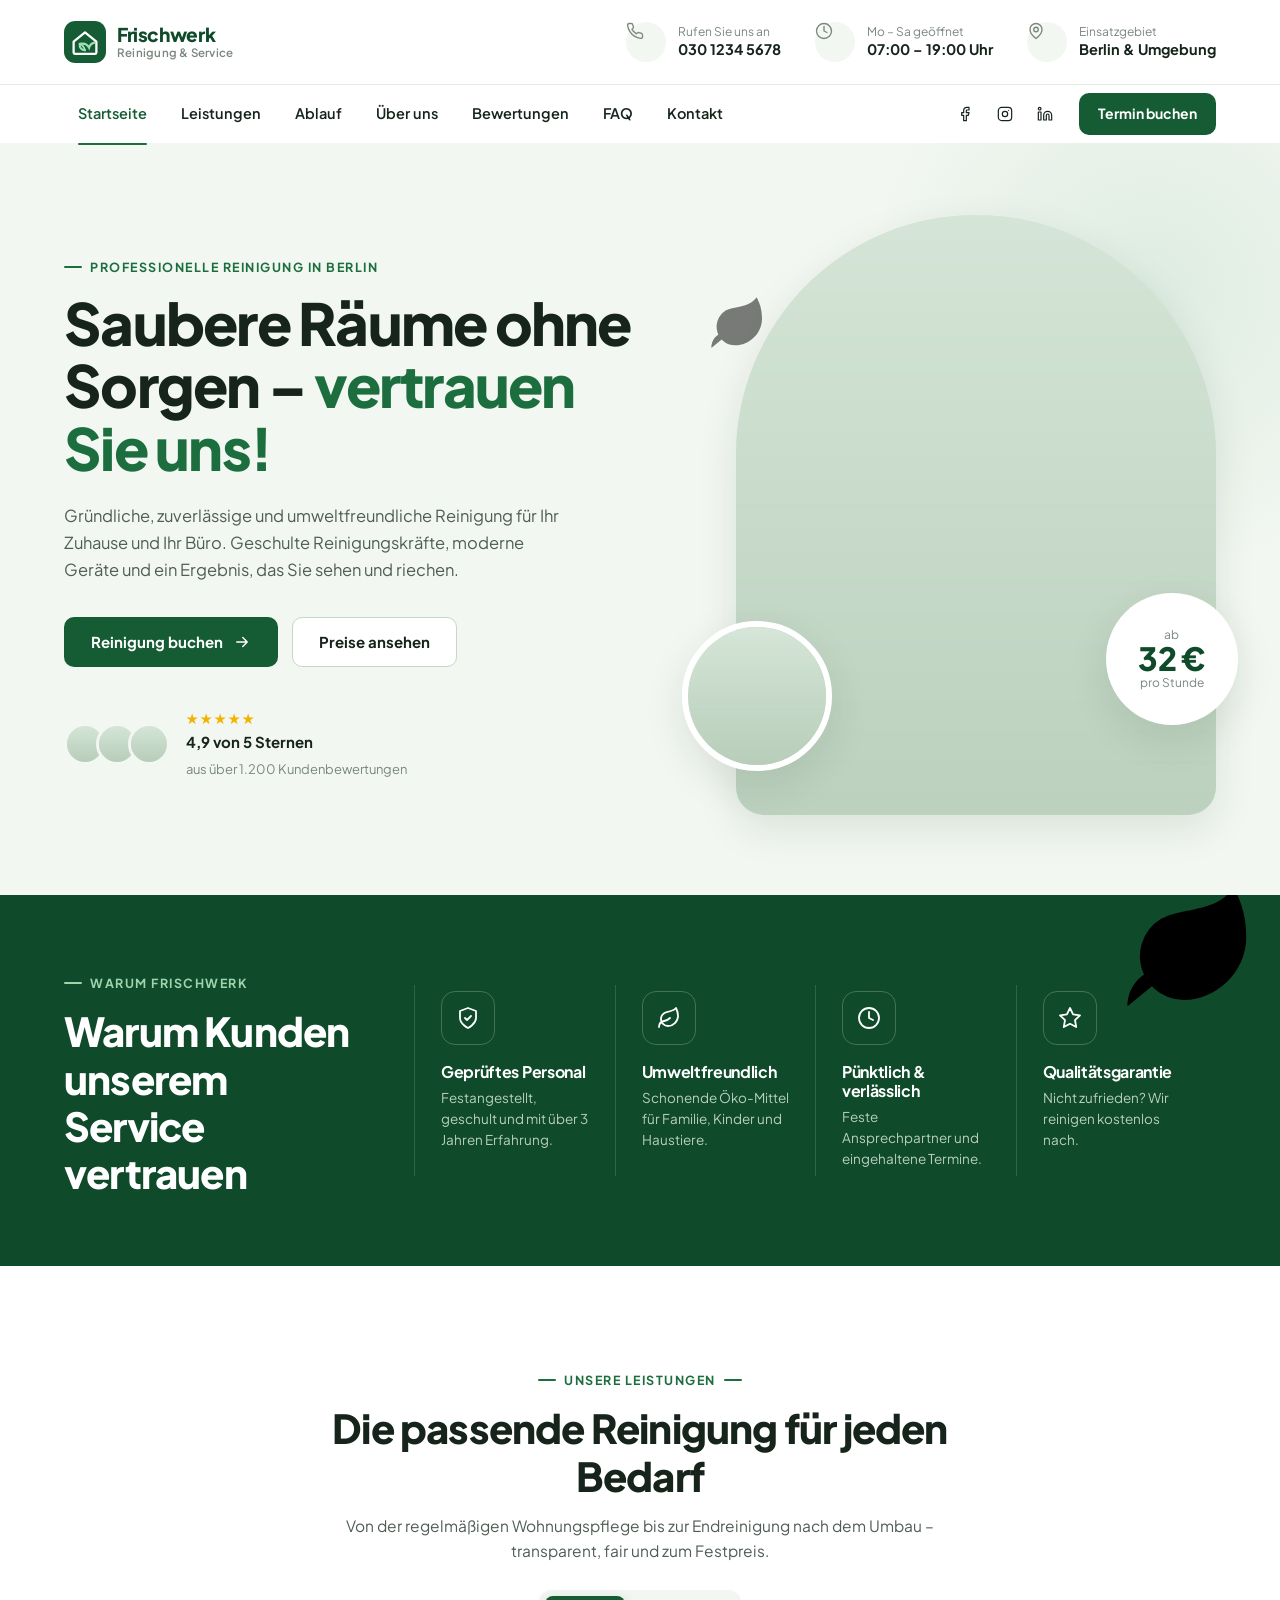
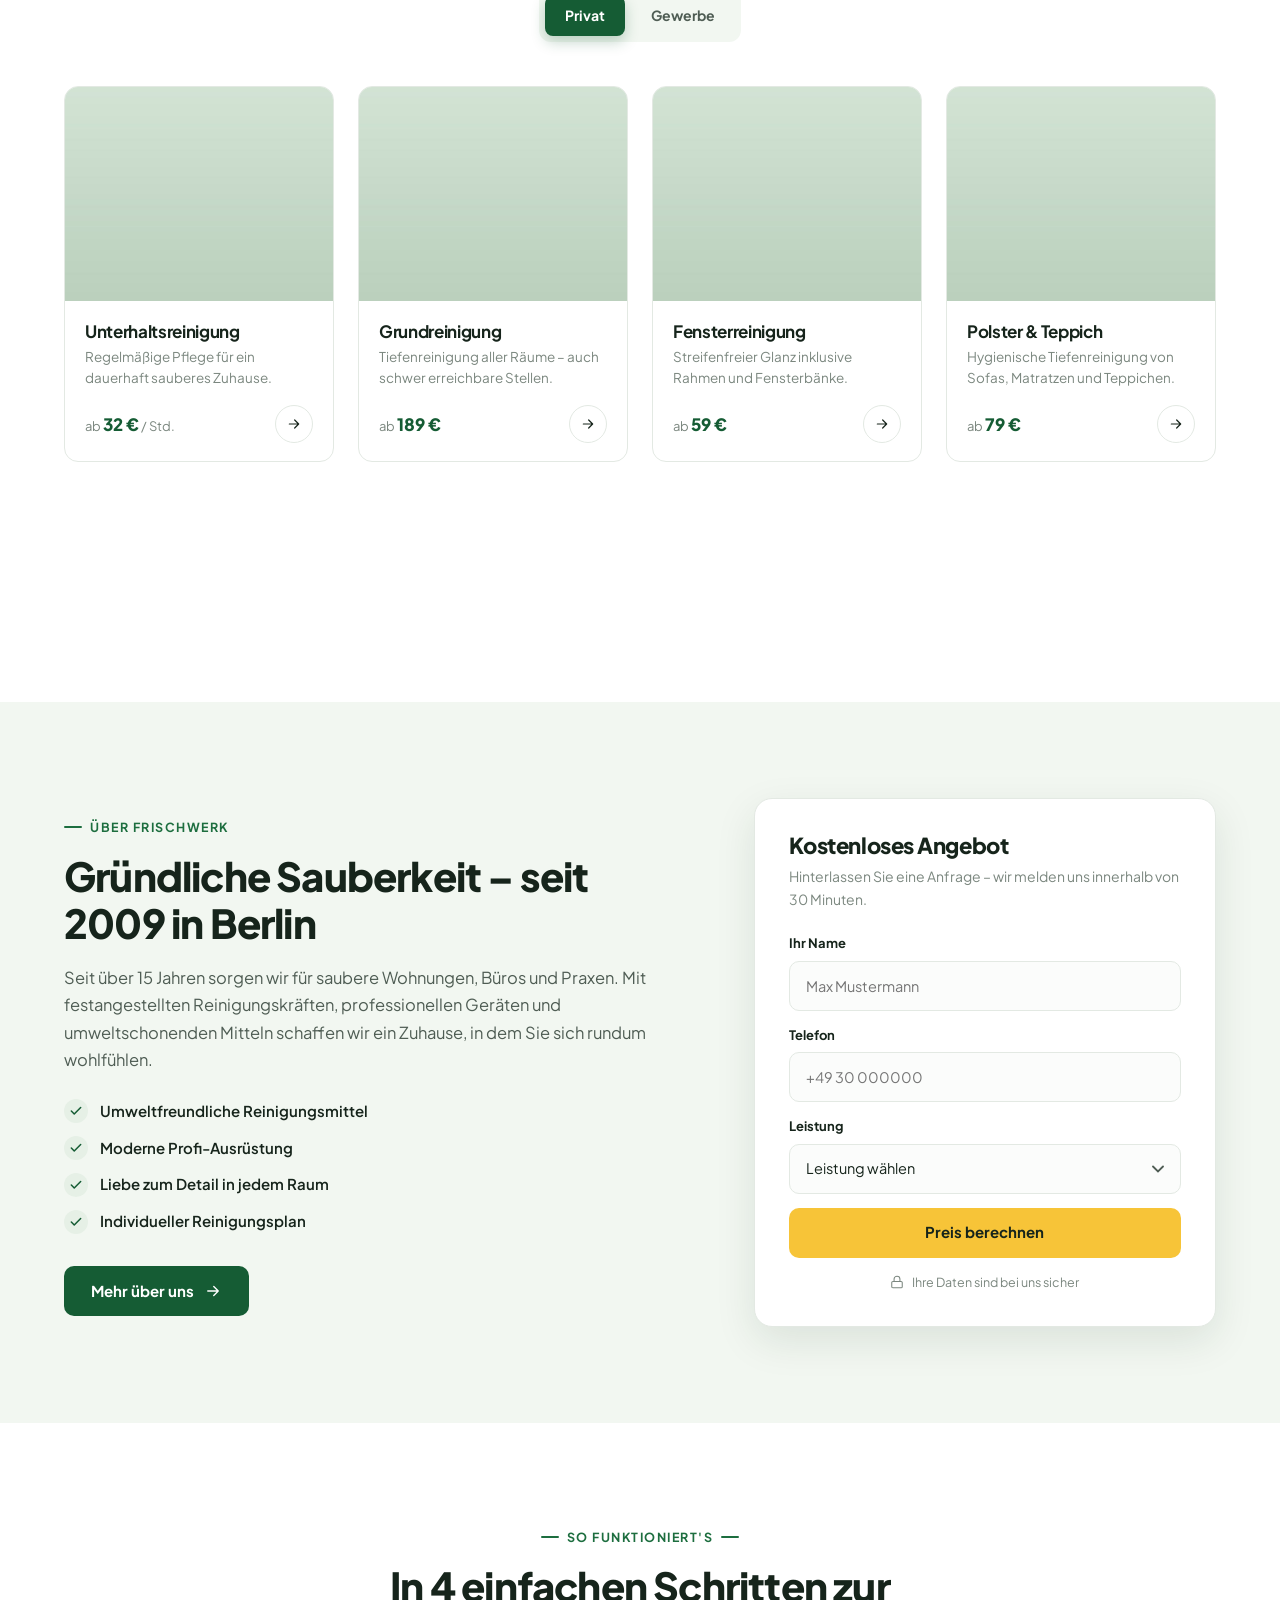
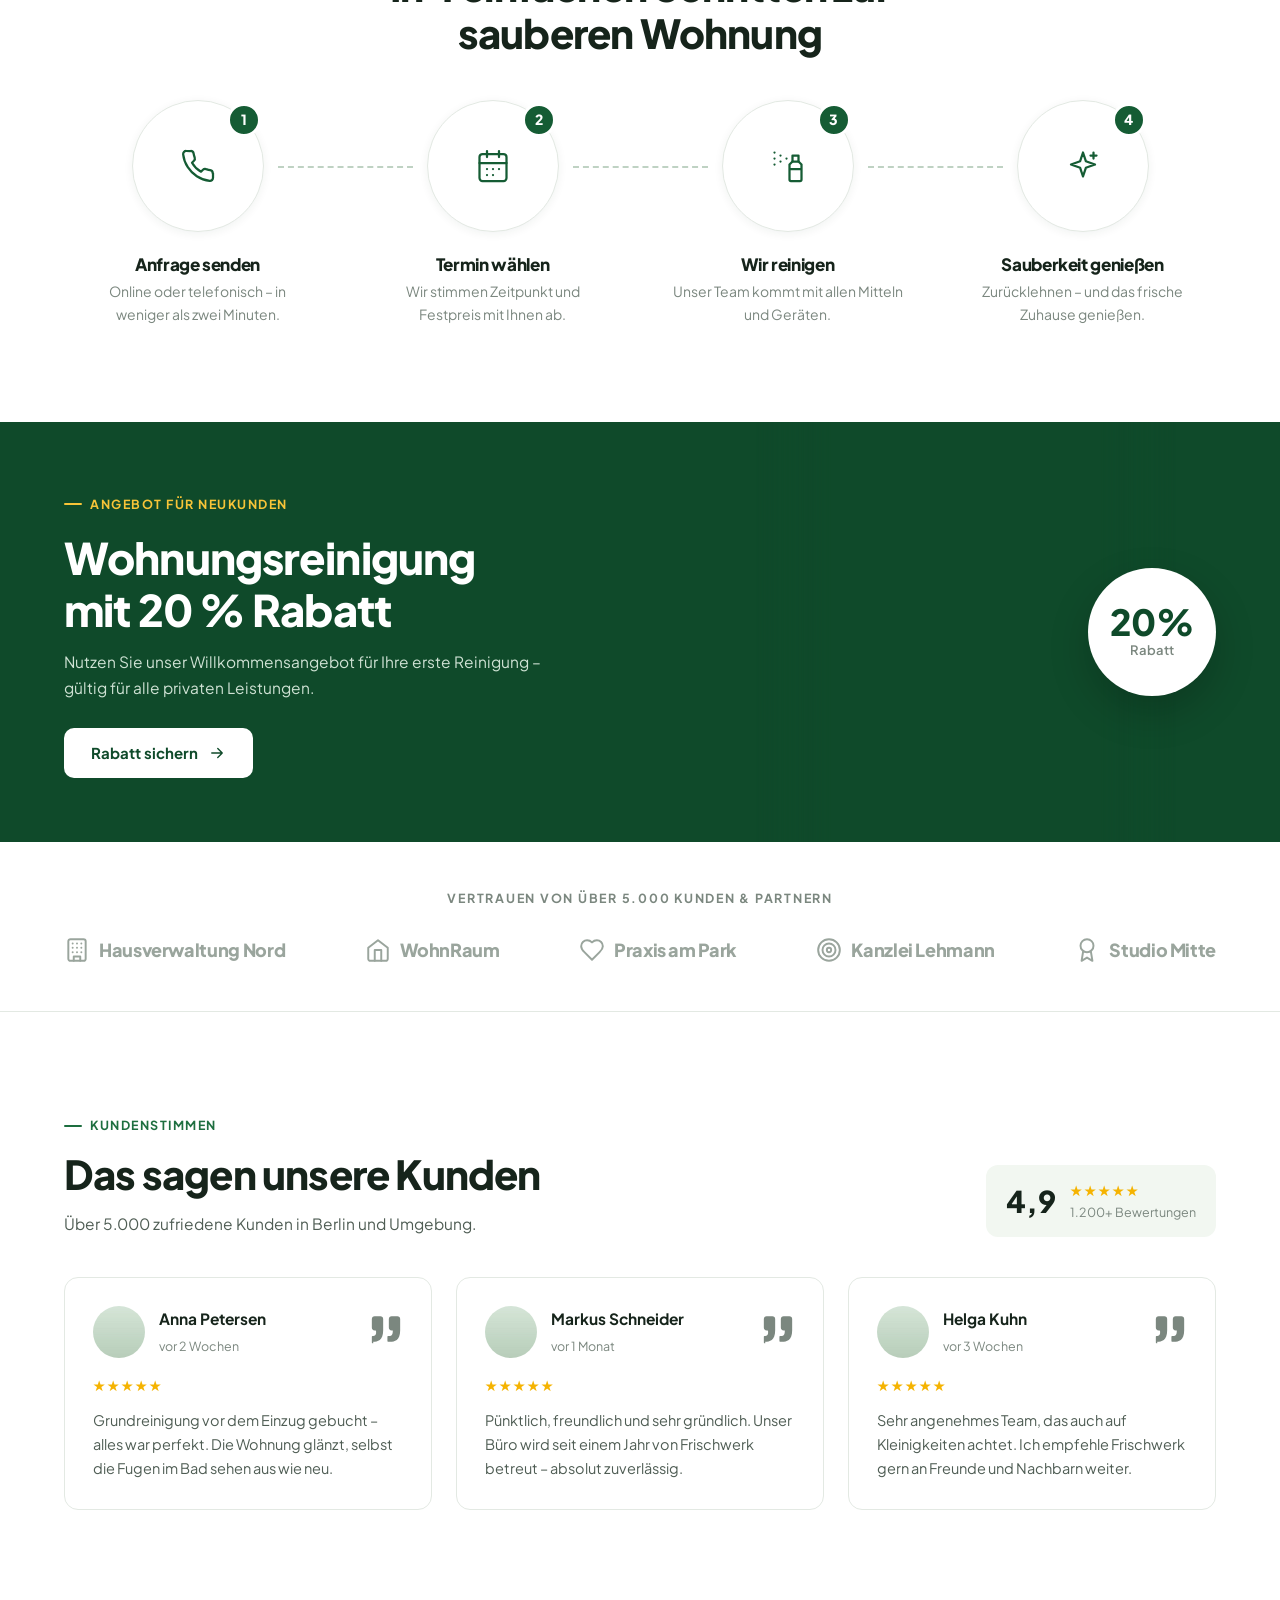
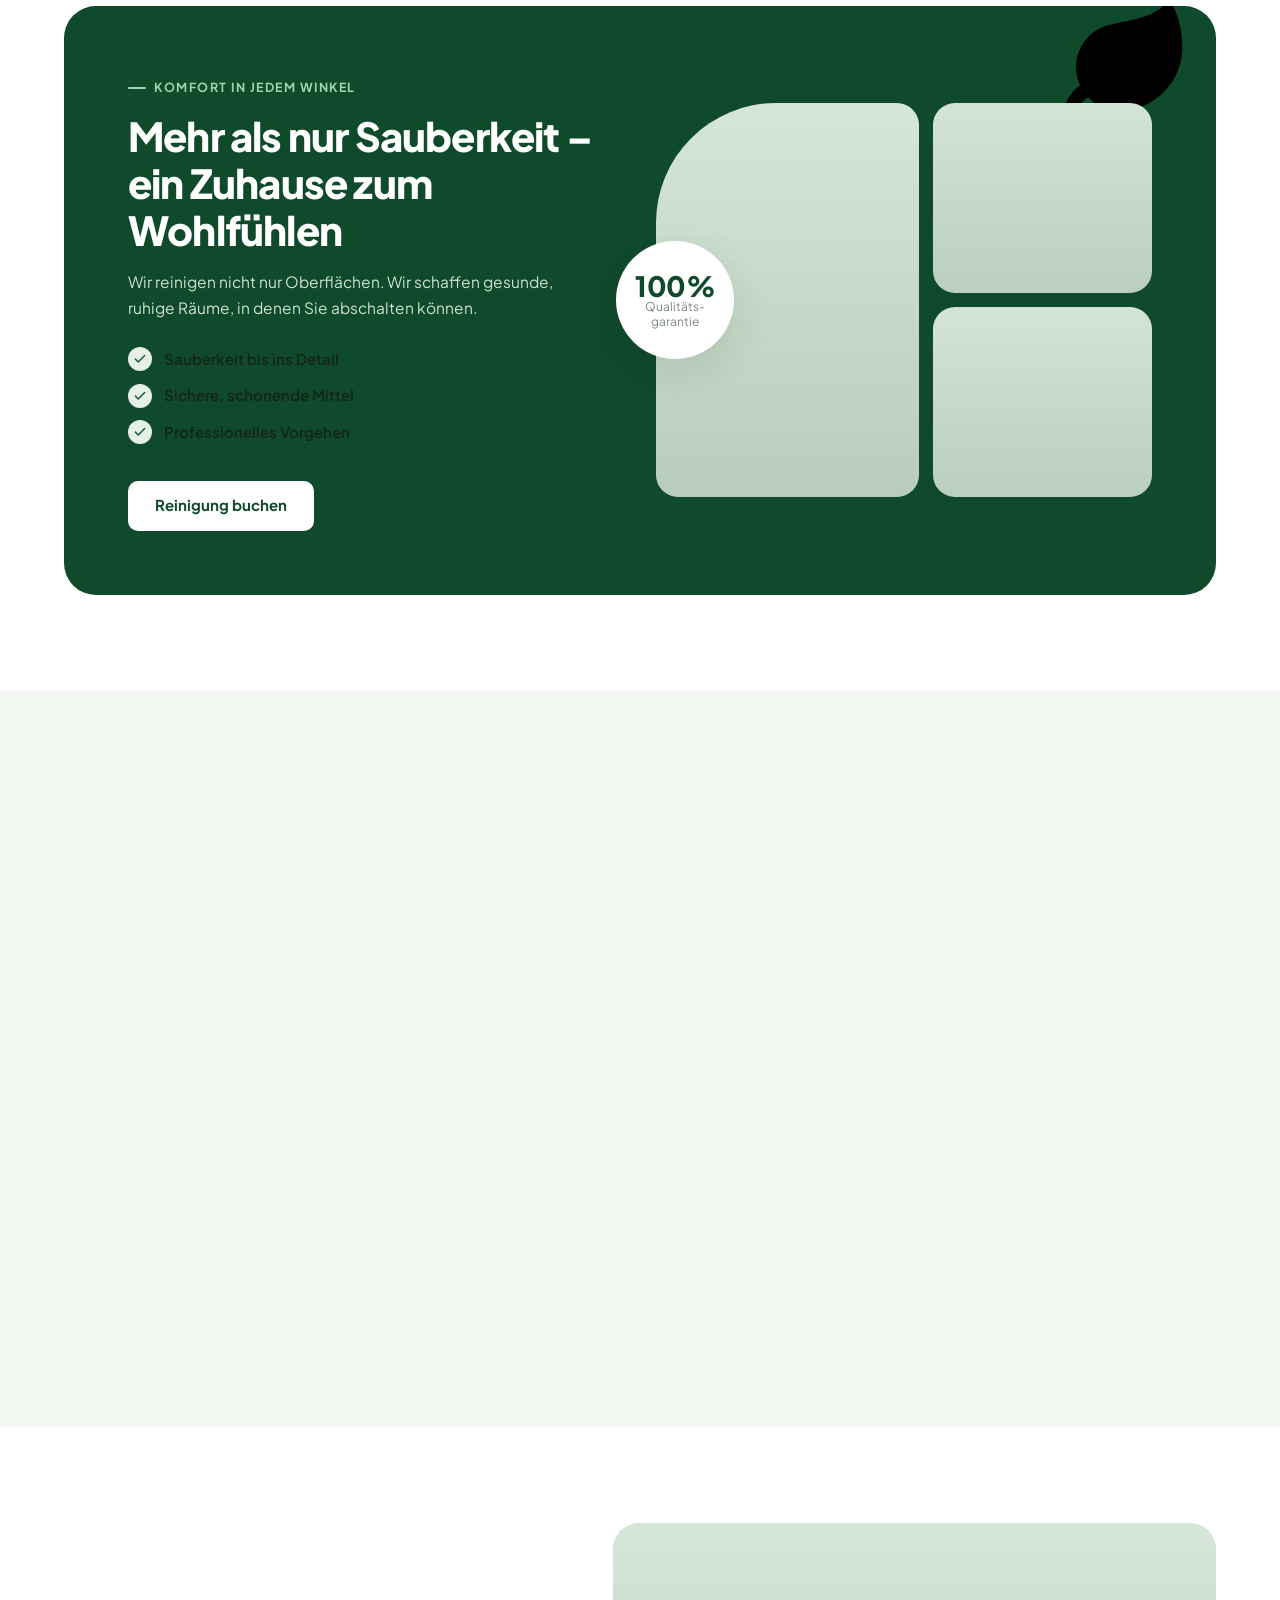
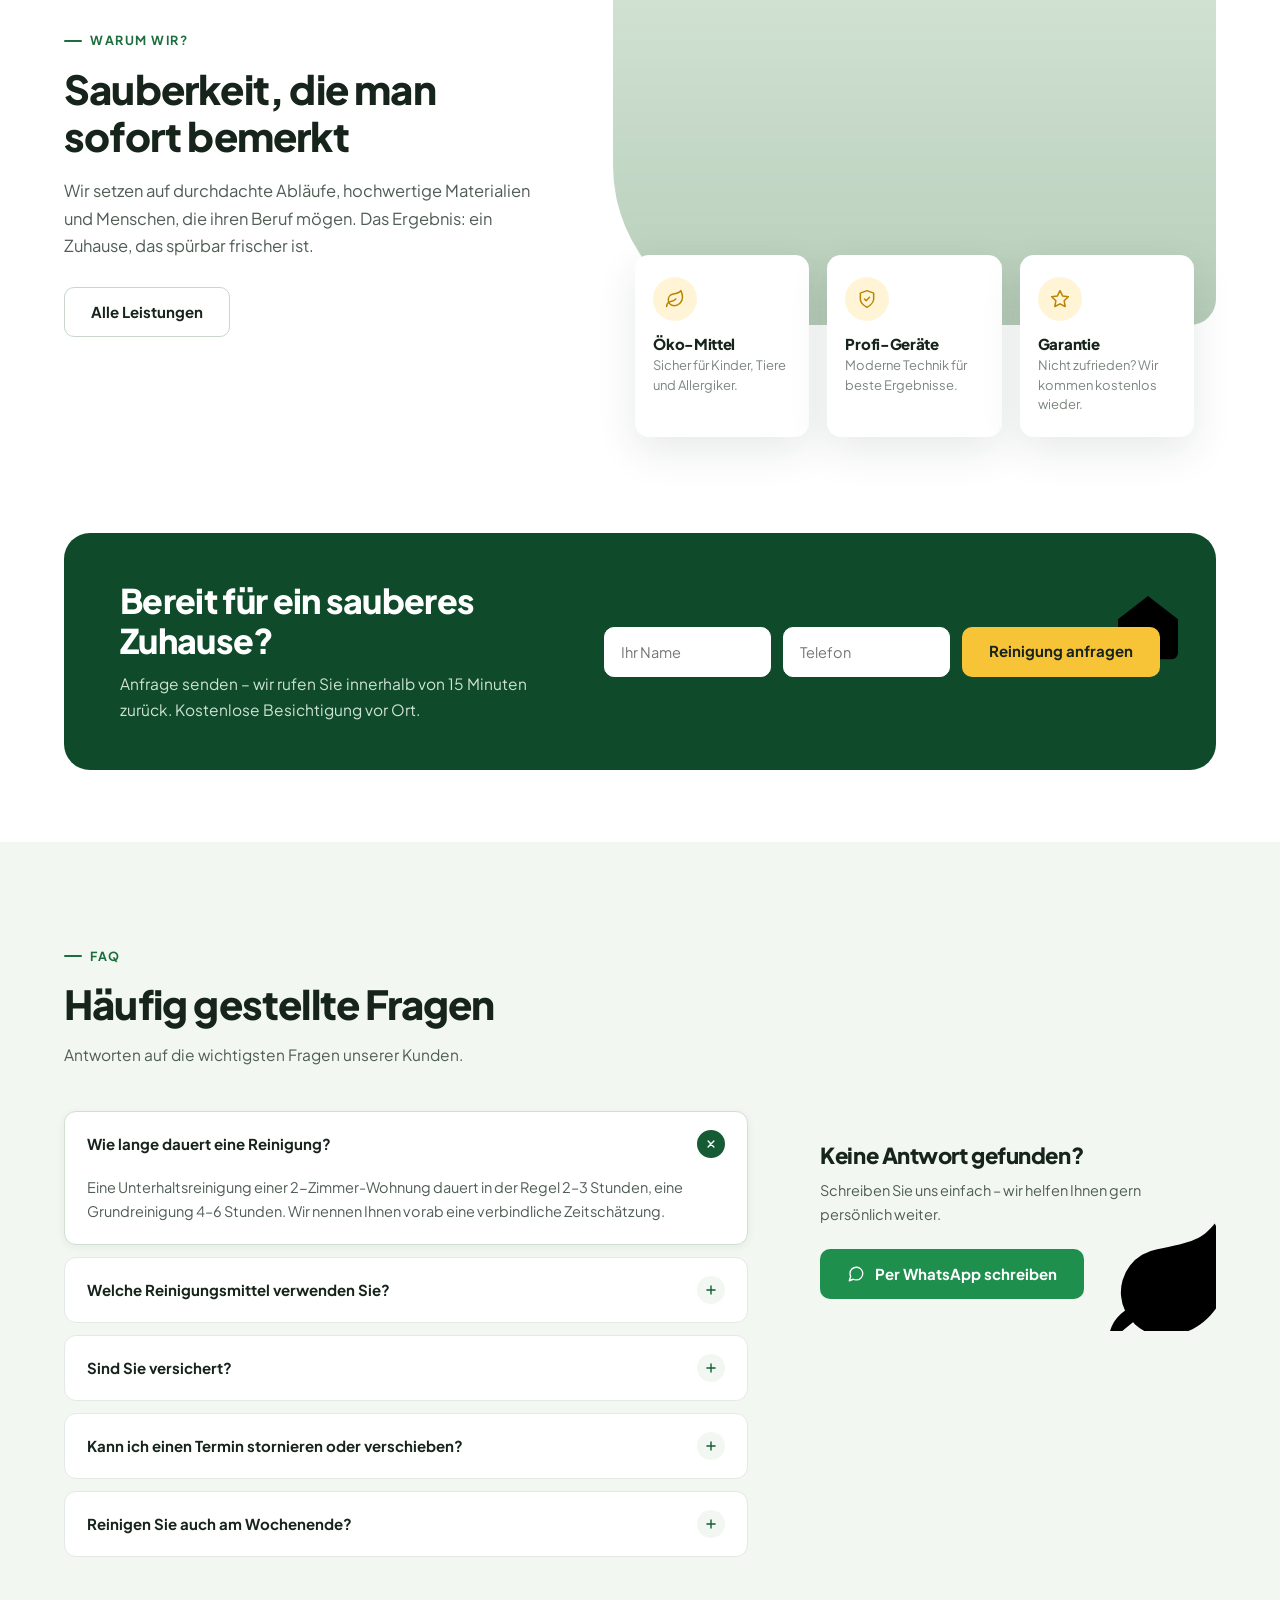
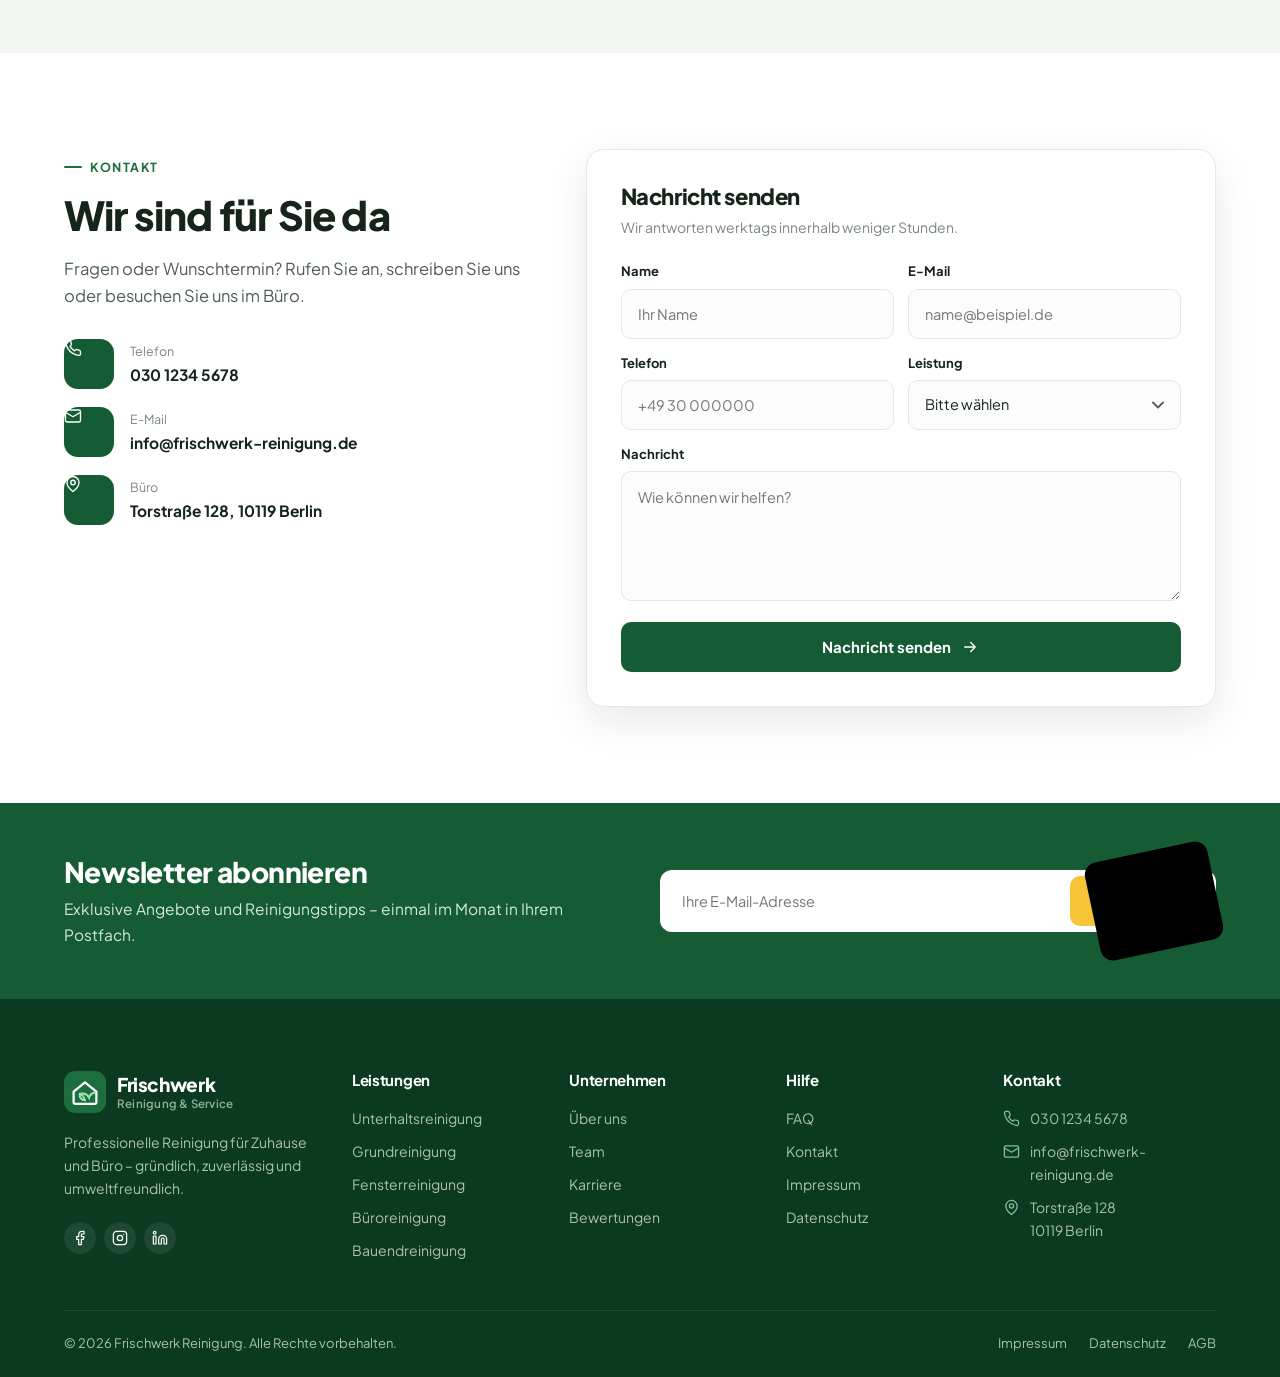
<file: index.html>
<!DOCTYPE html>
<html lang="de">
<head>
  <meta charset="UTF-8">
  <meta name="viewport" content="width=device-width, initial-scale=1.0">
  <title>Frischwerk Reinigung – Professionelle Reinigung in Berlin</title>
  <meta name="description" content="Frischwerk Reinigung: Wohnungs-, Büro-, Fenster- und Bauendreinigung in Berlin. Geschultes Team, umweltfreundliche Mittel, Zufriedenheitsgarantie.">
  <link rel="icon" href="assets/img/favicon.svg" type="image/svg+xml">
  <link rel="preconnect" href="https://fonts.googleapis.com">
  <link rel="preconnect" href="https://fonts.gstatic.com" crossorigin>
  <link href="https://fonts.googleapis.com/css2?family=Plus+Jakarta+Sans:wght@400;500;600;700;800&display=swap" rel="stylesheet">
  <link rel="stylesheet" href="assets/css/style.css">
</head>
<body>

<!-- ================= HEADER ================= -->
<header class="header">
  <div class="header__top">
    <div class="container">
      <a href="index.html" class="logo" aria-label="Frischwerk Reinigung – Startseite">
        <img class="logo__mark" src="assets/img/logo-mark.svg" alt="">
        <span class="logo__name">Frischwerk<small>Reinigung &amp; Service</small></span>
      </a>
      <div class="header__info">
        <div class="info-item">
          <span class="info-item__icon"><svg class="icon"><use href="#i-phone"/></svg></span>
          <div><span>Rufen Sie uns an</span><strong>030 1234 5678</strong></div>
        </div>
        <div class="info-item">
          <span class="info-item__icon"><svg class="icon"><use href="#i-clock"/></svg></span>
          <div><span>Mo – Sa geöffnet</span><strong>07:00 – 19:00 Uhr</strong></div>
        </div>
        <div class="info-item">
          <span class="info-item__icon"><svg class="icon"><use href="#i-pin"/></svg></span>
          <div><span>Einsatzgebiet</span><strong>Berlin &amp; Umgebung</strong></div>
        </div>
      </div>
      <button class="burger" aria-label="Menü öffnen" aria-expanded="false"><svg class="icon"><use href="#i-menu"/></svg></button>
    </div>
  </div>
  <div class="header__nav">
    <div class="container">
      <nav class="nav" aria-label="Hauptnavigation">
        <a href="index.html" class="is-active">Startseite</a>
        <a href="index.html#leistungen">Leistungen</a>
        <a href="index.html#ablauf">Ablauf</a>
        <a href="ueber-uns.html">Über uns</a>
        <a href="index.html#bewertungen">Bewertungen</a>
        <a href="index.html#faq">FAQ</a>
        <a href="kontakt.html">Kontakt</a>
      </nav>
      <div class="header__right">
        <div class="socials">
          <a href="#" aria-label="Facebook"><svg class="icon"><use href="#i-facebook"/></svg></a>
          <a href="#" aria-label="Instagram"><svg class="icon"><use href="#i-instagram"/></svg></a>
          <a href="#" aria-label="LinkedIn"><svg class="icon"><use href="#i-linkedin"/></svg></a>
        </div>
        <a href="kontakt.html" class="btn btn--primary btn--sm">Termin buchen</a>
      </div>
    </div>
  </div>
</header>

<main>

<!-- ================= HERO ================= -->
<section class="hero">
  <div class="container">
    <div class="reveal">
      <span class="eyebrow">Professionelle Reinigung in Berlin</span>
      <h1>Saubere Räume ohne Sorgen – <span class="text-green">vertrauen Sie uns!</span></h1>
      <p class="lead">Gründliche, zuverlässige und umweltfreundliche Reinigung für Ihr Zuhause und Ihr Büro. Geschulte Reinigungskräfte, moderne Geräte und ein Ergebnis, das Sie sehen und riechen.</p>
      <div class="hero__actions">
        <a href="#anfrage" class="btn btn--primary">Reinigung buchen <svg class="icon"><use href="#i-arrow"/></svg></a>
        <a href="#leistungen" class="btn btn--outline">Preise ansehen</a>
      </div>
      <div class="hero__trust">
        <div class="avatars">
          <img src="assets/img/avatar-1.jpg" alt="">
          <img src="assets/img/avatar-2.jpg" alt="">
          <img src="assets/img/avatar-3.jpg" alt="">
        </div>
        <div>
          <div class="stars">★★★★★</div>
          <strong>4,9 von 5 Sternen</strong>
          <span>aus über 1.200 Kundenbewertungen</span>
        </div>
      </div>
    </div>
    <div class="hero__media reveal">
      <svg class="hero__leaf"><use href="#i-leaf"/></svg>
      <div class="hero__arch"><img src="assets/img/hero.jpg" alt="Reinigungskraft von Frischwerk mit Reinigungsmitteln in einem hellen Wohnzimmer"></div>
      <div class="hero__inset"><img src="assets/img/exp-3.jpg" alt="Fensterreinigung"></div>
      <div class="badge-circle"><small>ab</small><strong>32 €</strong><small>pro Stunde</small></div>
    </div>
  </div>
</section>

<!-- ================= WHY US ================= -->
<section class="band why">
  <svg class="band__leaf"><use href="#i-leaf"/></svg>
  <div class="container why__grid">
    <div class="reveal">
      <span class="eyebrow eyebrow--light">Warum Frischwerk</span>
      <h2 class="h2">Warum Kunden unserem Service vertrauen</h2>
    </div>
    <div class="features reveal">
      <div class="feature">
        <div class="feature__icon"><svg class="icon"><use href="#i-shield"/></svg></div>
        <h3>Geprüftes Personal</h3>
        <p>Festangestellt, geschult und mit über 3 Jahren Erfahrung.</p>
      </div>
      <div class="feature">
        <div class="feature__icon"><svg class="icon"><use href="#i-leaf"/></svg></div>
        <h3>Umweltfreundlich</h3>
        <p>Schonende Öko-Mittel für Familie, Kinder und Haustiere.</p>
      </div>
      <div class="feature">
        <div class="feature__icon"><svg class="icon"><use href="#i-clock"/></svg></div>
        <h3>Pünktlich &amp; verlässlich</h3>
        <p>Feste Ansprechpartner und eingehaltene Termine.</p>
      </div>
      <div class="feature">
        <div class="feature__icon"><svg class="icon"><use href="#i-star"/></svg></div>
        <h3>Qualitätsgarantie</h3>
        <p>Nicht zufrieden? Wir reinigen kostenlos nach.</p>
      </div>
    </div>
  </div>
</section>

<!-- ================= SERVICES ================= -->
<section class="section" id="leistungen">
  <div class="container">
    <div class="section-head section-head--center reveal">
      <span class="eyebrow">Unsere Leistungen</span>
      <h2 class="h2">Die passende Reinigung für jeden Bedarf</h2>
      <p>Von der regelmäßigen Wohnungspflege bis zur Endreinigung nach dem Umbau – transparent, fair und zum Festpreis.</p>
      <div class="tabs" data-tabs="services" role="tablist">
        <button class="tab is-active" data-target="tab-privat" role="tab" aria-selected="true">Privat</button>
        <button class="tab" data-target="tab-gewerbe" role="tab" aria-selected="false">Gewerbe</button>
      </div>
    </div>

    <div class="cards-4 tab-panel" id="tab-privat" data-panel="services">
      <article class="s-card">
        <div class="s-card__img"><img src="assets/img/s-unterhalt.jpg" alt="Unterhaltsreinigung einer Küche"></div>
        <div class="s-card__body">
          <h3>Unterhaltsreinigung</h3>
          <p>Regelmäßige Pflege für ein dauerhaft sauberes Zuhause.</p>
          <div class="s-card__foot"><div class="price">ab <strong>32 €</strong> / Std.</div><a href="#anfrage" class="round-arrow" aria-label="Anfragen"><svg class="icon"><use href="#i-arrow"/></svg></a></div>
        </div>
      </article>
      <article class="s-card">
        <div class="s-card__img"><img src="assets/img/s-grund.jpg" alt="Grundreinigung im Wohnzimmer"></div>
        <div class="s-card__body">
          <h3>Grundreinigung</h3>
          <p>Tiefenreinigung aller Räume – auch schwer erreichbare Stellen.</p>
          <div class="s-card__foot"><div class="price">ab <strong>189 €</strong></div><a href="#anfrage" class="round-arrow" aria-label="Anfragen"><svg class="icon"><use href="#i-arrow"/></svg></a></div>
        </div>
      </article>
      <article class="s-card">
        <div class="s-card__img"><img src="assets/img/s-fenster.jpg" alt="Fensterreinigung mit Abzieher"></div>
        <div class="s-card__body">
          <h3>Fensterreinigung</h3>
          <p>Streifenfreier Glanz inklusive Rahmen und Fensterbänke.</p>
          <div class="s-card__foot"><div class="price">ab <strong>59 €</strong></div><a href="#anfrage" class="round-arrow" aria-label="Anfragen"><svg class="icon"><use href="#i-arrow"/></svg></a></div>
        </div>
      </article>
      <article class="s-card">
        <div class="s-card__img"><img src="assets/img/s-teppich.jpg" alt="Polsterreinigung eines Sofas"></div>
        <div class="s-card__body">
          <h3>Polster &amp; Teppich</h3>
          <p>Hygienische Tiefenreinigung von Sofas, Matratzen und Teppichen.</p>
          <div class="s-card__foot"><div class="price">ab <strong>79 €</strong></div><a href="#anfrage" class="round-arrow" aria-label="Anfragen"><svg class="icon"><use href="#i-arrow"/></svg></a></div>
        </div>
      </article>
    </div>

    <div class="cards-4 tab-panel" id="tab-gewerbe" data-panel="services" hidden>
      <article class="s-card">
        <div class="s-card__img"><img src="assets/img/s-buero.jpg" alt="Büroreinigung"></div>
        <div class="s-card__body">
          <h3>Büroreinigung</h3>
          <p>Saubere Arbeitsplätze – gern vor oder nach Ihren Geschäftszeiten.</p>
          <div class="s-card__foot"><div class="price">ab <strong>29 €</strong> / Std.</div><a href="#anfrage" class="round-arrow" aria-label="Anfragen"><svg class="icon"><use href="#i-arrow"/></svg></a></div>
        </div>
      </article>
      <article class="s-card">
        <div class="s-card__img"><img src="assets/img/s-praxis.jpg" alt="Praxisreinigung"></div>
        <div class="s-card__body">
          <h3>Praxisreinigung</h3>
          <p>Hygiene nach RKI-Standards für Arzt- und Therapiepraxen.</p>
          <div class="s-card__foot"><div class="price">auf <strong>Anfrage</strong></div><a href="#anfrage" class="round-arrow" aria-label="Anfragen"><svg class="icon"><use href="#i-arrow"/></svg></a></div>
        </div>
      </article>
      <article class="s-card">
        <div class="s-card__img"><img src="assets/img/s-treppe.jpg" alt="Treppenhausreinigung"></div>
        <div class="s-card__body">
          <h3>Treppenhausreinigung</h3>
          <p>Gepflegte Eingänge und Flure für Hausverwaltungen.</p>
          <div class="s-card__foot"><div class="price">ab <strong>49 €</strong> / Monat</div><a href="#anfrage" class="round-arrow" aria-label="Anfragen"><svg class="icon"><use href="#i-arrow"/></svg></a></div>
        </div>
      </article>
      <article class="s-card">
        <div class="s-card__img"><img src="assets/img/s-bau.jpg" alt="Bauendreinigung"></div>
        <div class="s-card__body">
          <h3>Bauendreinigung</h3>
          <p>Staub, Farbreste und Rückstände nach Umbau oder Renovierung.</p>
          <div class="s-card__foot"><div class="price">ab <strong>3,50 €</strong> / m²</div><a href="#anfrage" class="round-arrow" aria-label="Anfragen"><svg class="icon"><use href="#i-arrow"/></svg></a></div>
        </div>
      </article>
    </div>

    <div class="strip reveal" style="margin-top:48px">
      <div class="strip__icon"><svg class="icon"><use href="#i-gift"/></svg></div>
      <div>
        <h3>Erster Auftrag – 20 % Rabatt</h3>
        <p>Jetzt Reinigung anfragen und bei Ihrer ersten Buchung sparen.</p>
      </div>
      <a href="#anfrage" class="btn btn--primary">Rabatt sichern</a>
    </div>
  </div>
</section>

<!-- ================= ABOUT + FORM ================= -->
<section class="section bg-soft" id="anfrage">
  <div class="container split">
    <div class="reveal">
      <span class="eyebrow">Über Frischwerk</span>
      <h2 class="h2">Gründliche Sauberkeit – seit 2009 in Berlin</h2>
      <p class="lead" style="margin-top:18px">Seit über 15 Jahren sorgen wir für saubere Wohnungen, Büros und Praxen. Mit festangestellten Reinigungskräften, professionellen Geräten und umweltschonenden Mitteln schaffen wir ein Zuhause, in dem Sie sich rundum wohlfühlen.</p>
      <ul class="checklist">
        <li><span class="check"><svg class="icon"><use href="#i-check"/></svg></span>Umweltfreundliche Reinigungsmittel</li>
        <li><span class="check"><svg class="icon"><use href="#i-check"/></svg></span>Moderne Profi-Ausrüstung</li>
        <li><span class="check"><svg class="icon"><use href="#i-check"/></svg></span>Liebe zum Detail in jedem Raum</li>
        <li><span class="check"><svg class="icon"><use href="#i-check"/></svg></span>Individueller Reinigungsplan</li>
      </ul>
      <a href="ueber-uns.html" class="btn btn--primary">Mehr über uns <svg class="icon"><use href="#i-arrow"/></svg></a>
    </div>
    <div class="form-card reveal">
      <h3>Kostenloses Angebot</h3>
      <p>Hinterlassen Sie eine Anfrage – wir melden uns innerhalb von 30 Minuten.</p>
      <form data-demo>
        <div class="field"><label for="f-name">Ihr Name</label><input class="input" id="f-name" type="text" placeholder="Max Mustermann" required></div>
        <div class="field"><label for="f-tel">Telefon</label><input class="input" id="f-tel" type="tel" placeholder="+49 30 000000" required></div>
        <div class="field"><label for="f-service">Leistung</label>
          <select class="select" id="f-service">
            <option>Leistung wählen</option>
            <option>Unterhaltsreinigung</option>
            <option>Grundreinigung</option>
            <option>Fensterreinigung</option>
            <option>Büroreinigung</option>
            <option>Bauendreinigung</option>
          </select>
        </div>
        <button class="btn btn--yellow btn--block" type="submit">Preis berechnen</button>
        <div class="form-success"><svg class="icon"><use href="#i-check"/></svg> Danke! Wir melden uns in Kürze bei Ihnen.</div>
        <div class="form-note"><svg class="icon"><use href="#i-lock"/></svg> Ihre Daten sind bei uns sicher</div>
      </form>
    </div>
  </div>
</section>

<!-- ================= STEPS ================= -->
<section class="section" id="ablauf">
  <div class="container">
    <div class="section-head section-head--center reveal">
      <span class="eyebrow">So funktioniert's</span>
      <h2 class="h2">In 4 einfachen Schritten zur sauberen Wohnung</h2>
    </div>
    <div class="steps reveal">
      <div class="step">
        <div class="step__circle"><svg class="icon"><use href="#i-phone"/></svg><span class="step__num">1</span></div>
        <h3>Anfrage senden</h3>
        <p>Online oder telefonisch – in weniger als zwei Minuten.</p>
      </div>
      <div class="step">
        <div class="step__circle"><svg class="icon"><use href="#i-calendar"/></svg><span class="step__num">2</span></div>
        <h3>Termin wählen</h3>
        <p>Wir stimmen Zeitpunkt und Festpreis mit Ihnen ab.</p>
      </div>
      <div class="step">
        <div class="step__circle"><svg class="icon"><use href="#i-spray"/></svg><span class="step__num">3</span></div>
        <h3>Wir reinigen</h3>
        <p>Unser Team kommt mit allen Mitteln und Geräten.</p>
      </div>
      <div class="step">
        <div class="step__circle"><svg class="icon"><use href="#i-sparkle"/></svg><span class="step__num">4</span></div>
        <h3>Sauberkeit genießen</h3>
        <p>Zurücklehnen – und das frische Zuhause genießen.</p>
      </div>
    </div>
  </div>
</section>

<!-- ================= PROMO ================= -->
<section class="promo">
  <div class="container">
    <div class="promo__text reveal">
      <span class="eyebrow">Angebot für Neukunden</span>
      <h2>Wohnungsreinigung<br>mit 20 % Rabatt</h2>
      <p>Nutzen Sie unser Willkommensangebot für Ihre erste Reinigung –<br>gültig für alle privaten Leistungen.</p>
      <a href="#anfrage" class="btn btn--white">Rabatt sichern <svg class="icon"><use href="#i-arrow"/></svg></a>
    </div>
    <div class="promo__media">
      <img src="assets/img/offer.jpg" alt="Lächelnde Reinigungskraft mit Sprühflasche">
      <div class="promo__badge"><strong>20%</strong><span>Rabatt</span></div>
    </div>
  </div>
</section>

<!-- ================= LOGOS ================= -->
<section class="logos">
  <div class="container">
    <p class="logos__title">Vertrauen von über 5.000 Kunden &amp; Partnern</p>
    <div class="logos__row">
      <span class="logo-item"><svg class="icon"><use href="#i-building"/></svg>Hausverwaltung Nord</span>
      <span class="logo-item"><svg class="icon"><use href="#i-home"/></svg>WohnRaum</span>
      <span class="logo-item"><svg class="icon"><use href="#i-heart"/></svg>Praxis am Park</span>
      <span class="logo-item"><svg class="icon"><use href="#i-target"/></svg>Kanzlei Lehmann</span>
      <span class="logo-item"><svg class="icon"><use href="#i-award"/></svg>Studio Mitte</span>
    </div>
  </div>
</section>

<!-- ================= REVIEWS ================= -->
<section class="section" id="bewertungen">
  <div class="container">
    <div class="reviews-head reveal">
      <div class="section-head">
        <span class="eyebrow">Kundenstimmen</span>
        <h2 class="h2">Das sagen unsere Kunden</h2>
        <p>Über 5.000 zufriedene Kunden in Berlin und Umgebung.</p>
      </div>
      <div class="rating-box">
        <strong>4,9</strong>
        <div><div class="stars">★★★★★</div><span>1.200+ Bewertungen</span></div>
      </div>
    </div>
    <div class="reviews">
      <article class="review reveal">
        <div class="review__head">
          <img src="assets/img/avatar-1.jpg" alt="">
          <div><strong>Anna Petersen</strong><span>vor 2 Wochen</span></div>
          <span class="review__quote"><svg class="icon"><use href="#i-quote"/></svg></span>
        </div>
        <div class="stars">★★★★★</div>
        <p>Grundreinigung vor dem Einzug gebucht – alles war perfekt. Die Wohnung glänzt, selbst die Fugen im Bad sehen aus wie neu.</p>
      </article>
      <article class="review reveal">
        <div class="review__head">
          <img src="assets/img/avatar-2.jpg" alt="">
          <div><strong>Markus Schneider</strong><span>vor 1 Monat</span></div>
          <span class="review__quote"><svg class="icon"><use href="#i-quote"/></svg></span>
        </div>
        <div class="stars">★★★★★</div>
        <p>Pünktlich, freundlich und sehr gründlich. Unser Büro wird seit einem Jahr von Frischwerk betreut – absolut zuverlässig.</p>
      </article>
      <article class="review reveal">
        <div class="review__head">
          <img src="assets/img/avatar-3.jpg" alt="">
          <div><strong>Helga Kuhn</strong><span>vor 3 Wochen</span></div>
          <span class="review__quote"><svg class="icon"><use href="#i-quote"/></svg></span>
        </div>
        <div class="stars">★★★★★</div>
        <p>Sehr angenehmes Team, das auch auf Kleinigkeiten achtet. Ich empfehle Frischwerk gern an Freunde und Nachbarn weiter.</p>
      </article>
    </div>
  </div>
</section>

<!-- ================= EXPERIENCE PANEL ================= -->
<section class="section" style="padding-top:0">
  <div class="container">
    <div class="exp reveal">
      <svg class="band__leaf"><use href="#i-leaf"/></svg>
      <div>
        <span class="eyebrow eyebrow--light">Komfort in jedem Winkel</span>
        <h2 class="h2">Mehr als nur Sauberkeit – ein Zuhause zum Wohlfühlen</h2>
        <p>Wir reinigen nicht nur Oberflächen. Wir schaffen gesunde, ruhige Räume, in denen Sie abschalten können.</p>
        <ul class="checklist">
          <li><span class="check"><svg class="icon"><use href="#i-check"/></svg></span>Sauberkeit bis ins Detail</li>
          <li><span class="check"><svg class="icon"><use href="#i-check"/></svg></span>Sichere, schonende Mittel</li>
          <li><span class="check"><svg class="icon"><use href="#i-check"/></svg></span>Professionelles Vorgehen</li>
        </ul>
        <a href="#anfrage" class="btn btn--white">Reinigung buchen</a>
      </div>
      <div class="collage">
        <img class="collage__a" src="assets/img/exp-1.jpg" alt="Reinigungskraft wischt Couchtisch">
        <img src="assets/img/exp-2.jpg" alt="Sauberes Wohnzimmer">
        <img src="assets/img/s-fenster.jpg" alt="Fenster wird gereinigt">
        <div class="badge-circle"><strong>100%</strong><small>Qualitäts-<br>garantie</small></div>
      </div>
    </div>
  </div>
</section>

<!-- ================= HEALTH & SAFETY ================= -->
<section class="section bg-soft">
  <div class="container split split--even">
    <div class="media-rounded reveal">
      <img src="assets/img/care.jpg" alt="Reinigungskraft saugt Wohnzimmer">
      <div class="stat-float">
        <div class="feature__icon"><svg class="icon"><use href="#i-users"/></svg></div>
        <div><strong>5.000+</strong><span>zufriedene Kunden</span></div>
      </div>
    </div>
    <div class="reveal">
      <span class="eyebrow">Ihre Sicherheit zählt</span>
      <h2 class="h2">Wir kümmern uns um Ihr Zuhause wie um unser eigenes</h2>
      <p class="lead" style="margin-top:18px">Unser Team arbeitet nach klaren Hygiene- und Qualitätsstandards. Jede Reinigung wird dokumentiert, jede Kraft ist geschult und versichert.</p>
      <ul class="checklist">
        <li><span class="check"><svg class="icon"><use href="#i-check"/></svg></span>Über 15 Jahre Erfahrung</li>
        <li><span class="check"><svg class="icon"><use href="#i-check"/></svg></span>Tausende abgeschlossene Aufträge</li>
        <li><span class="check"><svg class="icon"><use href="#i-check"/></svg></span>Strenge Qualitätskontrolle &amp; Haftpflicht bis 5 Mio. €</li>
      </ul>
      <a href="ueber-uns.html" class="btn btn--primary">Mehr erfahren</a>
    </div>
  </div>
</section>

<!-- ================= TIPS ================= -->
<section class="section">
  <div class="container tips">
    <div class="reveal">
      <span class="eyebrow">Warum wir?</span>
      <h2 class="h2">Sauberkeit, die man sofort bemerkt</h2>
      <p class="lead" style="margin-top:18px">Wir setzen auf durchdachte Abläufe, hochwertige Materialien und Menschen, die ihren Beruf mögen. Das Ergebnis: ein Zuhause, das spürbar frischer ist.</p>
      <a href="#leistungen" class="btn btn--outline" style="margin-top:28px">Alle Leistungen</a>
    </div>
    <div class="tips__media reveal">
      <img src="assets/img/tips.jpg" alt="Umweltfreundliche Reinigungsmittel im Korb">
      <div class="tip-cards">
        <div class="tip">
          <div class="feature__icon"><svg class="icon"><use href="#i-leaf"/></svg></div>
          <h4>Öko-Mittel</h4>
          <p>Sicher für Kinder, Tiere und Allergiker.</p>
        </div>
        <div class="tip">
          <div class="feature__icon"><svg class="icon"><use href="#i-shield"/></svg></div>
          <h4>Profi-Geräte</h4>
          <p>Moderne Technik für beste Ergebnisse.</p>
        </div>
        <div class="tip">
          <div class="feature__icon"><svg class="icon"><use href="#i-star"/></svg></div>
          <h4>Garantie</h4>
          <p>Nicht zufrieden? Wir kommen kostenlos wieder.</p>
        </div>
      </div>
    </div>
  </div>
</section>

<!-- ================= CTA ================= -->
<section class="section--tight" style="padding-top:0">
  <div class="container">
    <div class="cta reveal">
      <svg class="cta__house"><use href="#i-home"/></svg>
      <div>
        <h2>Bereit für ein sauberes Zuhause?</h2>
        <p>Anfrage senden – wir rufen Sie innerhalb von 15 Minuten zurück. Kostenlose Besichtigung vor Ort.</p>
      </div>
      <form class="cta__form" data-demo>
        <input class="input" type="text" placeholder="Ihr Name" aria-label="Ihr Name" required>
        <input class="input" type="tel" placeholder="Telefon" aria-label="Telefon" required>
        <button class="btn btn--yellow" type="submit">Reinigung anfragen</button>
      </form>
    </div>
  </div>
</section>

<!-- ================= FAQ ================= -->
<section class="section bg-soft" id="faq">
  <div class="container">
    <div class="section-head reveal">
      <span class="eyebrow">FAQ</span>
      <h2 class="h2">Häufig gestellte Fragen</h2>
      <p>Antworten auf die wichtigsten Fragen unserer Kunden.</p>
    </div>
    <div class="faq-grid">
      <div class="faq reveal">
        <details open>
          <summary>Wie lange dauert eine Reinigung? <span class="plus"><svg class="icon"><use href="#i-plus"/></svg></span></summary>
          <p>Eine Unterhaltsreinigung einer 2-Zimmer-Wohnung dauert in der Regel 2–3 Stunden, eine Grundreinigung 4–6 Stunden. Wir nennen Ihnen vorab eine verbindliche Zeitschätzung.</p>
        </details>
        <details>
          <summary>Welche Reinigungsmittel verwenden Sie? <span class="plus"><svg class="icon"><use href="#i-plus"/></svg></span></summary>
          <p>Wir arbeiten mit zertifizierten, biologisch abbaubaren Reinigungsmitteln. Auf Wunsch verwenden wir auch Ihre eigenen Produkte.</p>
        </details>
        <details>
          <summary>Sind Sie versichert? <span class="plus"><svg class="icon"><use href="#i-plus"/></svg></span></summary>
          <p>Ja. Alle Einsätze sind über unsere Betriebshaftpflicht mit einer Deckungssumme von bis zu 5 Mio. € abgesichert.</p>
        </details>
        <details>
          <summary>Kann ich einen Termin stornieren oder verschieben? <span class="plus"><svg class="icon"><use href="#i-plus"/></svg></span></summary>
          <p>Selbstverständlich – bis 24 Stunden vor dem Termin kostenfrei, per Telefon, E-Mail oder WhatsApp.</p>
        </details>
        <details>
          <summary>Reinigen Sie auch am Wochenende? <span class="plus"><svg class="icon"><use href="#i-plus"/></svg></span></summary>
          <p>Ja, samstags sind wir regulär im Einsatz. Sonntagstermine sind nach Absprache gegen einen kleinen Aufpreis möglich.</p>
        </details>
      </div>
      <aside class="help-card reveal">
        <svg class="band__leaf"><use href="#i-leaf"/></svg>
        <h3>Keine Antwort gefunden?</h3>
        <p>Schreiben Sie uns einfach – wir helfen Ihnen gern persönlich weiter.</p>
        <a href="https://wa.me/493012345678" class="btn btn--whatsapp"><svg class="icon"><use href="#i-message"/></svg> Per WhatsApp schreiben</a>
      </aside>
    </div>
  </div>
</section>

<!-- ================= CONTACT ================= -->
<section class="section" id="kontakt">
  <div class="container contact">
    <div class="reveal">
      <span class="eyebrow">Kontakt</span>
      <h2 class="h2">Wir sind für Sie da</h2>
      <p class="lead" style="margin-top:16px">Fragen oder Wunschtermin? Rufen Sie an, schreiben Sie uns oder besuchen Sie uns im Büro.</p>
      <div class="contact-list">
        <div class="contact-item">
          <span class="info-item__icon"><svg class="icon"><use href="#i-phone"/></svg></span>
          <div><span>Telefon</span><strong>030 1234 5678</strong></div>
        </div>
        <div class="contact-item">
          <span class="info-item__icon"><svg class="icon"><use href="#i-mail"/></svg></span>
          <div><span>E-Mail</span><strong>info@frischwerk-reinigung.de</strong></div>
        </div>
        <div class="contact-item">
          <span class="info-item__icon"><svg class="icon"><use href="#i-pin"/></svg></span>
          <div><span>Büro</span><strong>Torstraße 128, 10119 Berlin</strong></div>
        </div>
      </div>
    </div>
    <div class="form-card reveal">
      <h3>Nachricht senden</h3>
      <p>Wir antworten werktags innerhalb weniger Stunden.</p>
      <form data-demo>
        <div class="form-row">
          <div class="field"><label for="c-name">Name</label><input class="input" id="c-name" type="text" placeholder="Ihr Name" required></div>
          <div class="field"><label for="c-mail">E-Mail</label><input class="input" id="c-mail" type="email" placeholder="name@beispiel.de" required></div>
        </div>
        <div class="form-row">
          <div class="field"><label for="c-tel">Telefon</label><input class="input" id="c-tel" type="tel" placeholder="+49 30 000000"></div>
          <div class="field"><label for="c-serv">Leistung</label>
            <select class="select" id="c-serv"><option>Bitte wählen</option><option>Wohnungsreinigung</option><option>Büroreinigung</option><option>Fensterreinigung</option><option>Bauendreinigung</option><option>Sonstiges</option></select>
          </div>
        </div>
        <div class="field"><label for="c-msg">Nachricht</label><textarea class="textarea" id="c-msg" placeholder="Wie können wir helfen?"></textarea></div>
        <button class="btn btn--primary btn--block" type="submit">Nachricht senden <svg class="icon"><use href="#i-arrow"/></svg></button>
        <div class="form-success"><svg class="icon"><use href="#i-check"/></svg> Vielen Dank! Ihre Nachricht ist bei uns eingegangen.</div>
      </form>
    </div>
  </div>
</section>

<!-- ================= NEWSLETTER ================= -->
<section class="newsletter">
  <svg class="newsletter__env"><use href="#i-mail"/></svg>
  <div class="container">
    <div>
      <h2>Newsletter abonnieren</h2>
      <p>Exklusive Angebote und Reinigungstipps – einmal im Monat in Ihrem Postfach.</p>
    </div>
    <form data-demo>
      <input class="input" type="email" placeholder="Ihre E-Mail-Adresse" aria-label="E-Mail-Adresse" required>
      <button class="btn btn--yellow" type="submit">Abonnieren</button>
    </form>
  </div>
</section>

</main>

<!-- ================= FOOTER ================= -->
<footer class="footer">
  <div class="container">
    <div class="footer__grid">
      <div>
        <a href="index.html" class="logo"><img class="logo__mark" src="assets/img/logo-mark-light.svg" alt=""><span class="logo__name">Frischwerk<small>Reinigung &amp; Service</small></span></a>
        <p>Professionelle Reinigung für Zuhause und Büro – gründlich, zuverlässig und umweltfreundlich.</p>
        <div class="socials">
          <a href="#" aria-label="Facebook"><svg class="icon"><use href="#i-facebook"/></svg></a>
          <a href="#" aria-label="Instagram"><svg class="icon"><use href="#i-instagram"/></svg></a>
          <a href="#" aria-label="LinkedIn"><svg class="icon"><use href="#i-linkedin"/></svg></a>
        </div>
      </div>
      <div>
        <h4>Leistungen</h4>
        <ul>
          <li><a href="index.html#leistungen">Unterhaltsreinigung</a></li>
          <li><a href="index.html#leistungen">Grundreinigung</a></li>
          <li><a href="index.html#leistungen">Fensterreinigung</a></li>
          <li><a href="index.html#leistungen">Büroreinigung</a></li>
          <li><a href="index.html#leistungen">Bauendreinigung</a></li>
        </ul>
      </div>
      <div>
        <h4>Unternehmen</h4>
        <ul>
          <li><a href="ueber-uns.html">Über uns</a></li>
          <li><a href="ueber-uns.html#team">Team</a></li>
          <li><a href="ueber-uns.html#karriere">Karriere</a></li>
          <li><a href="index.html#bewertungen">Bewertungen</a></li>
        </ul>
      </div>
      <div>
        <h4>Hilfe</h4>
        <ul>
          <li><a href="index.html#faq">FAQ</a></li>
          <li><a href="kontakt.html">Kontakt</a></li>
          <li><a href="#">Impressum</a></li>
          <li><a href="#">Datenschutz</a></li>
        </ul>
      </div>
      <div>
        <h4>Kontakt</h4>
        <ul class="footer__contact">
          <li><svg class="icon"><use href="#i-phone"/></svg>030 1234 5678</li>
          <li><svg class="icon"><use href="#i-mail"/></svg>info@frischwerk-reinigung.de</li>
          <li><svg class="icon"><use href="#i-pin"/></svg>Torstraße 128<br>10119 Berlin</li>
        </ul>
      </div>
    </div>
    <div class="footer__bottom">
      <span>© <span data-year>2026</span> Frischwerk Reinigung. Alle Rechte vorbehalten.</span>
      <nav><a href="#">Impressum</a><a href="#">Datenschutz</a><a href="#">AGB</a></nav>
    </div>
  </div>
</footer>

<script src="assets/js/main.js"></script>
</body>
</html>
</file>
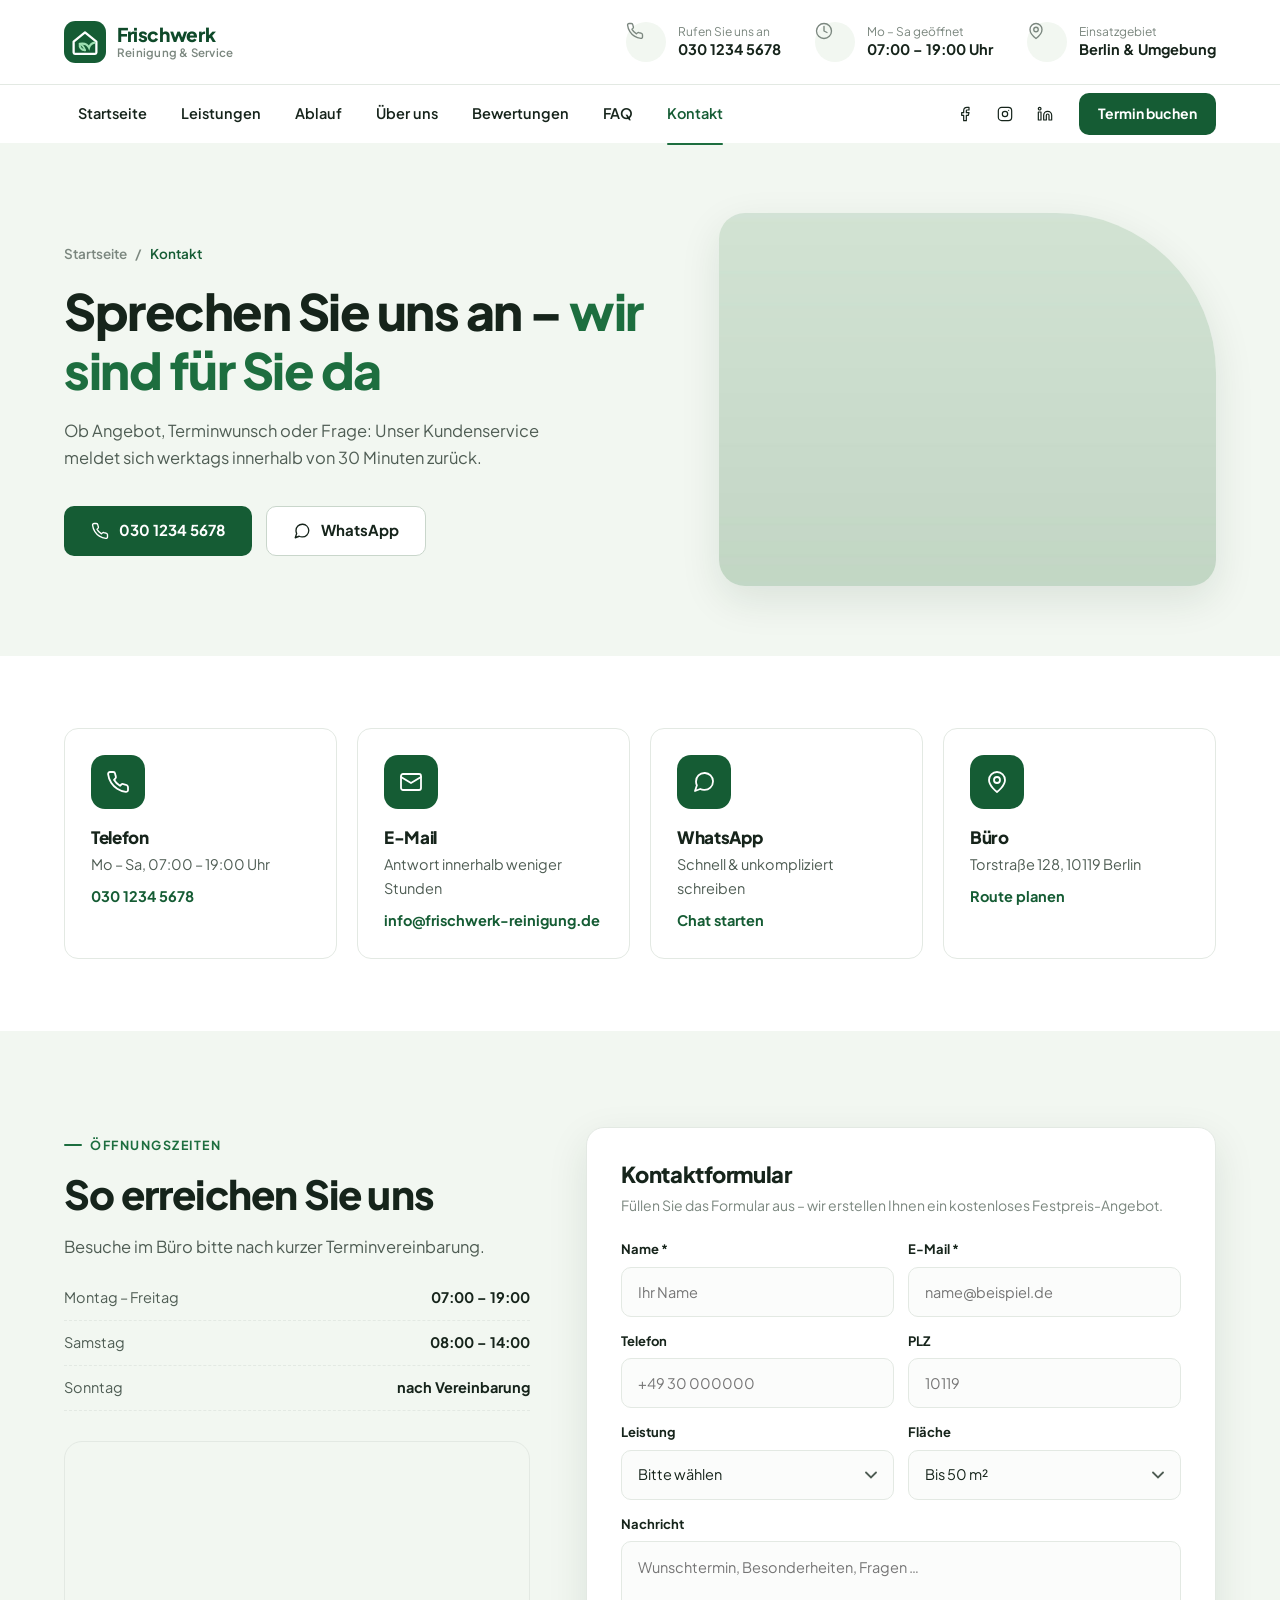
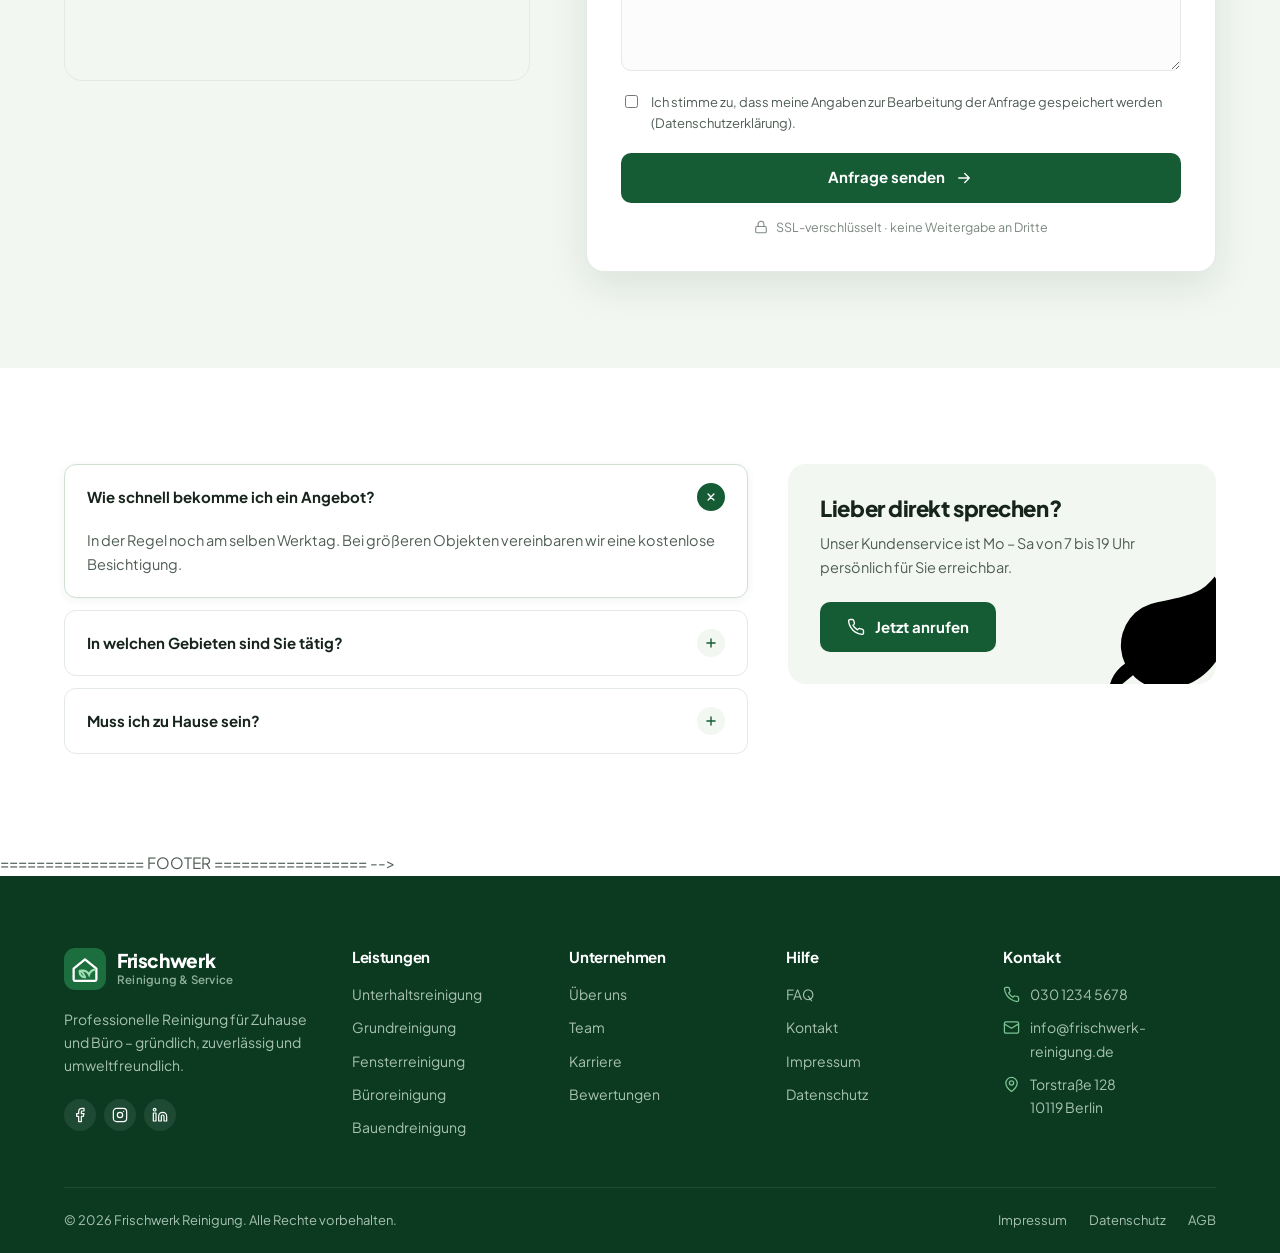
<file: kontakt.html>
<!DOCTYPE html>
<html lang="de">
<head>
  <meta charset="UTF-8">
  <meta name="viewport" content="width=device-width, initial-scale=1.0">
  <title>Kontakt – Frischwerk Reinigung Berlin</title>
  <meta name="description" content="Kontaktieren Sie Frischwerk Reinigung: Telefon, E-Mail, WhatsApp oder Kontaktformular – kostenloses Angebot anfordern.">
  <link rel="icon" href="assets/img/favicon.svg" type="image/svg+xml">
  <link rel="preconnect" href="https://fonts.googleapis.com">
  <link rel="preconnect" href="https://fonts.gstatic.com" crossorigin>
  <link href="https://fonts.googleapis.com/css2?family=Plus+Jakarta+Sans:wght@400;500;600;700;800&display=swap" rel="stylesheet">
  <link rel="stylesheet" href="assets/css/style.css">
</head>
<body>

<!-- ================= HEADER ================= -->
<header class="header">
  <div class="header__top">
    <div class="container">
      <a href="index.html" class="logo" aria-label="Frischwerk Reinigung – Startseite">
        <img class="logo__mark" src="assets/img/logo-mark.svg" alt="">
        <span class="logo__name">Frischwerk<small>Reinigung &amp; Service</small></span>
      </a>
      <div class="header__info">
        <div class="info-item">
          <span class="info-item__icon"><svg class="icon"><use href="#i-phone"/></svg></span>
          <div><span>Rufen Sie uns an</span><strong>030 1234 5678</strong></div>
        </div>
        <div class="info-item">
          <span class="info-item__icon"><svg class="icon"><use href="#i-clock"/></svg></span>
          <div><span>Mo – Sa geöffnet</span><strong>07:00 – 19:00 Uhr</strong></div>
        </div>
        <div class="info-item">
          <span class="info-item__icon"><svg class="icon"><use href="#i-pin"/></svg></span>
          <div><span>Einsatzgebiet</span><strong>Berlin &amp; Umgebung</strong></div>
        </div>
      </div>
      <button class="burger" aria-label="Menü öffnen" aria-expanded="false"><svg class="icon"><use href="#i-menu"/></svg></button>
    </div>
  </div>
  <div class="header__nav">
    <div class="container">
      <nav class="nav" aria-label="Hauptnavigation">
        <a href="index.html">Startseite</a>
        <a href="index.html#leistungen">Leistungen</a>
        <a href="index.html#ablauf">Ablauf</a>
        <a href="ueber-uns.html">Über uns</a>
        <a href="index.html#bewertungen">Bewertungen</a>
        <a href="index.html#faq">FAQ</a>
        <a href="kontakt.html" class="is-active">Kontakt</a>
      </nav>
      <div class="header__right">
        <div class="socials">
          <a href="#" aria-label="Facebook"><svg class="icon"><use href="#i-facebook"/></svg></a>
          <a href="#" aria-label="Instagram"><svg class="icon"><use href="#i-instagram"/></svg></a>
          <a href="#" aria-label="LinkedIn"><svg class="icon"><use href="#i-linkedin"/></svg></a>
        </div>
        <a href="kontakt.html" class="btn btn--primary btn--sm">Termin buchen</a>
      </div>
    </div>
  </div>
</header>

<main>

<section class="page-hero">
  <div class="container">
    <div class="reveal">
      <div class="crumbs"><a href="index.html">Startseite</a> / <span>Kontakt</span></div>
      <h1>Sprechen Sie uns an – <span class="text-green">wir sind für Sie da</span></h1>
      <p class="lead">Ob Angebot, Terminwunsch oder Frage: Unser Kundenservice meldet sich werktags innerhalb von 30 Minuten zurück.</p>
      <div class="hero__actions">
        <a href="tel:+493012345678" class="btn btn--primary"><svg class="icon"><use href="#i-phone"/></svg> 030 1234 5678</a>
        <a href="https://wa.me/493012345678" class="btn btn--outline"><svg class="icon"><use href="#i-message"/></svg> WhatsApp</a>
      </div>
    </div>
    <div class="page-hero__img reveal"><img src="assets/img/hero.jpg" alt="Frischwerk-Reinigungskraft" style="object-position:center 25%"></div>
  </div>
</section>

<section class="section--tight">
  <div class="container">
    <div class="info-cards">
      <div class="info-card reveal">
        <div class="feature__icon"><svg class="icon"><use href="#i-phone"/></svg></div>
        <h3>Telefon</h3>
        <p>Mo – Sa, 07:00 – 19:00 Uhr</p>
        <a href="tel:+493012345678">030 1234 5678</a>
      </div>
      <div class="info-card reveal">
        <div class="feature__icon"><svg class="icon"><use href="#i-mail"/></svg></div>
        <h3>E-Mail</h3>
        <p>Antwort innerhalb weniger Stunden</p>
        <a href="mailto:info@frischwerk-reinigung.de">info@frischwerk-reinigung.de</a>
      </div>
      <div class="info-card reveal">
        <div class="feature__icon"><svg class="icon"><use href="#i-message"/></svg></div>
        <h3>WhatsApp</h3>
        <p>Schnell &amp; unkompliziert schreiben</p>
        <a href="https://wa.me/493012345678">Chat starten</a>
      </div>
      <div class="info-card reveal">
        <div class="feature__icon"><svg class="icon"><use href="#i-pin"/></svg></div>
        <h3>Büro</h3>
        <p>Torstraße 128, 10119 Berlin</p>
        <a href="https://maps.google.com/?q=Torstra%C3%9Fe+128+Berlin">Route planen</a>
      </div>
    </div>
  </div>
</section>

<section class="section bg-soft">
  <div class="container contact">
    <div class="reveal">
      <span class="eyebrow">Öffnungszeiten</span>
      <h2 class="h2">So erreichen Sie uns</h2>
      <p class="lead" style="margin: 16px 0 26px">Besuche im Büro bitte nach kurzer Terminvereinbarung.</p>
      <ul class="hours">
        <li><span>Montag – Freitag</span><strong>07:00 – 19:00</strong></li>
        <li><span>Samstag</span><strong>08:00 – 14:00</strong></li>
        <li><span>Sonntag</span><strong>nach Vereinbarung</strong></li>
      </ul>
      <div class="map">
        <iframe title="Standort Frischwerk Reinigung" loading="lazy" src="https://www.openstreetmap.org/export/embed.html?bbox=13.392%2C52.524%2C13.412%2C52.533&amp;layer=mapnik&amp;marker=52.5288%2C13.4017"></iframe>
      </div>
    </div>
    <div class="form-card reveal">
      <h3>Kontaktformular</h3>
      <p>Füllen Sie das Formular aus – wir erstellen Ihnen ein kostenloses Festpreis-Angebot.</p>
      <form data-demo>
        <div class="form-row">
          <div class="field"><label for="k-name">Name *</label><input class="input" id="k-name" type="text" placeholder="Ihr Name" required></div>
          <div class="field"><label for="k-mail">E-Mail *</label><input class="input" id="k-mail" type="email" placeholder="name@beispiel.de" required></div>
        </div>
        <div class="form-row">
          <div class="field"><label for="k-tel">Telefon</label><input class="input" id="k-tel" type="tel" placeholder="+49 30 000000"></div>
          <div class="field"><label for="k-plz">PLZ</label><input class="input" id="k-plz" type="text" inputmode="numeric" placeholder="10119"></div>
        </div>
        <div class="form-row">
          <div class="field"><label for="k-serv">Leistung</label>
            <select class="select" id="k-serv"><option>Bitte wählen</option><option>Unterhaltsreinigung</option><option>Grundreinigung</option><option>Fensterreinigung</option><option>Polster &amp; Teppich</option><option>Büroreinigung</option><option>Praxisreinigung</option><option>Treppenhausreinigung</option><option>Bauendreinigung</option></select>
          </div>
          <div class="field"><label for="k-size">Fläche</label>
            <select class="select" id="k-size"><option>Bis 50 m²</option><option>50 – 80 m²</option><option>80 – 120 m²</option><option>Über 120 m²</option></select>
          </div>
        </div>
        <div class="field"><label for="k-msg">Nachricht</label><textarea class="textarea" id="k-msg" placeholder="Wunschtermin, Besonderheiten, Fragen …"></textarea></div>
        <label style="display:flex;gap:10px;align-items:flex-start;font-size:13px;margin:4px 0 18px;cursor:pointer"><input type="checkbox" required style="margin-top:3px;accent-color:#155c34"> Ich stimme zu, dass meine Angaben zur Bearbeitung der Anfrage gespeichert werden (Datenschutzerklärung).</label>
        <button class="btn btn--primary btn--block" type="submit">Anfrage senden <svg class="icon"><use href="#i-arrow"/></svg></button>
        <div class="form-success"><svg class="icon"><use href="#i-check"/></svg> Vielen Dank! Wir melden uns in Kürze bei Ihnen.</div>
        <div class="form-note"><svg class="icon"><use href="#i-lock"/></svg> SSL-verschlüsselt · keine Weitergabe an Dritte</div>
      </form>
    </div>
  </div>
</section>

<section class="section">
  <div class="container faq-grid">
    <div class="faq reveal">
      <details open>
        <summary>Wie schnell bekomme ich ein Angebot? <span class="plus"><svg class="icon"><use href="#i-plus"/></svg></span></summary>
        <p>In der Regel noch am selben Werktag. Bei größeren Objekten vereinbaren wir eine kostenlose Besichtigung.</p>
      </details>
      <details>
        <summary>In welchen Gebieten sind Sie tätig? <span class="plus"><svg class="icon"><use href="#i-plus"/></svg></span></summary>
        <p>In ganz Berlin sowie in Potsdam, Teltow, Kleinmachnow, Falkensee und Bernau.</p>
      </details>
      <details>
        <summary>Muss ich zu Hause sein? <span class="plus"><svg class="icon"><use href="#i-plus"/></svg></span></summary>
        <p>Nein. Viele Kunden übergeben uns einen Schlüssel, den wir sicher und anonymisiert verwahren.</p>
      </details>
    </div>
    <aside class="help-card reveal">
      <svg class="band__leaf"><use href="#i-leaf"/></svg>
      <h3>Lieber direkt sprechen?</h3>
      <p>Unser Kundenservice ist Mo – Sa von 7 bis 19 Uhr persönlich für Sie erreichbar.</p>
      <a href="tel:+493012345678" class="btn btn--primary"><svg class="icon"><use href="#i-phone"/></svg> Jetzt anrufen</a>
    </aside>
  </div>
</section>

</main>
================ FOOTER ================= -->
<footer class="footer">
  <div class="container">
    <div class="footer__grid">
      <div>
        <a href="index.html" class="logo"><img class="logo__mark" src="assets/img/logo-mark-light.svg" alt=""><span class="logo__name">Frischwerk<small>Reinigung &amp; Service</small></span></a>
        <p>Professionelle Reinigung für Zuhause und Büro – gründlich, zuverlässig und umweltfreundlich.</p>
        <div class="socials">
          <a href="#" aria-label="Facebook"><svg class="icon"><use href="#i-facebook"/></svg></a>
          <a href="#" aria-label="Instagram"><svg class="icon"><use href="#i-instagram"/></svg></a>
          <a href="#" aria-label="LinkedIn"><svg class="icon"><use href="#i-linkedin"/></svg></a>
        </div>
      </div>
      <div>
        <h4>Leistungen</h4>
        <ul>
          <li><a href="index.html#leistungen">Unterhaltsreinigung</a></li>
          <li><a href="index.html#leistungen">Grundreinigung</a></li>
          <li><a href="index.html#leistungen">Fensterreinigung</a></li>
          <li><a href="index.html#leistungen">Büroreinigung</a></li>
          <li><a href="index.html#leistungen">Bauendreinigung</a></li>
        </ul>
      </div>
      <div>
        <h4>Unternehmen</h4>
        <ul>
          <li><a href="ueber-uns.html">Über uns</a></li>
          <li><a href="ueber-uns.html#team">Team</a></li>
          <li><a href="ueber-uns.html#karriere">Karriere</a></li>
          <li><a href="index.html#bewertungen">Bewertungen</a></li>
        </ul>
      </div>
      <div>
        <h4>Hilfe</h4>
        <ul>
          <li><a href="index.html#faq">FAQ</a></li>
          <li><a href="kontakt.html">Kontakt</a></li>
          <li><a href="#">Impressum</a></li>
          <li><a href="#">Datenschutz</a></li>
        </ul>
      </div>
      <div>
        <h4>Kontakt</h4>
        <ul class="footer__contact">
          <li><svg class="icon"><use href="#i-phone"/></svg>030 1234 5678</li>
          <li><svg class="icon"><use href="#i-mail"/></svg>info@frischwerk-reinigung.de</li>
          <li><svg class="icon"><use href="#i-pin"/></svg>Torstraße 128<br>10119 Berlin</li>
        </ul>
      </div>
    </div>
    <div class="footer__bottom">
      <span>© <span data-year>2026</span> Frischwerk Reinigung. Alle Rechte vorbehalten.</span>
      <nav><a href="#">Impressum</a><a href="#">Datenschutz</a><a href="#">AGB</a></nav>
    </div>
  </div>
</footer>

<script src="assets/js/main.js"></script>
</body>
</html>
</file>
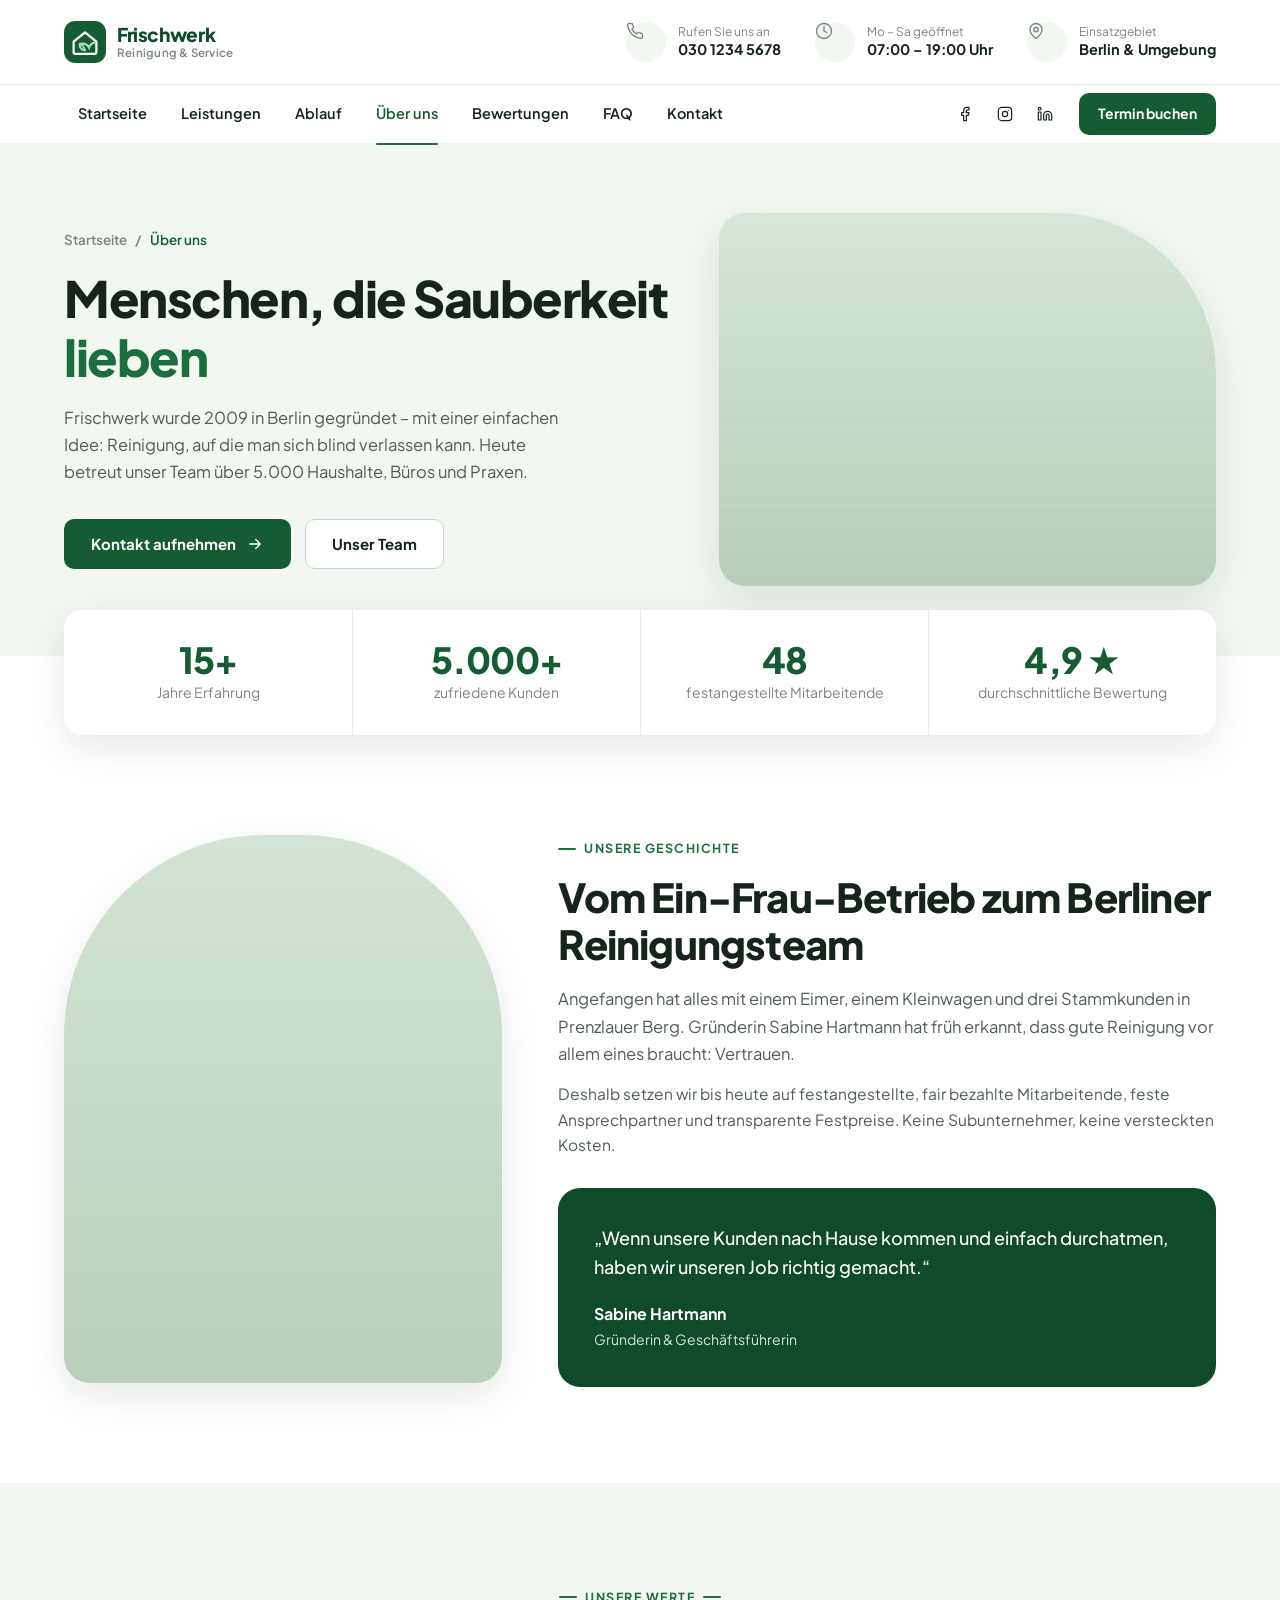
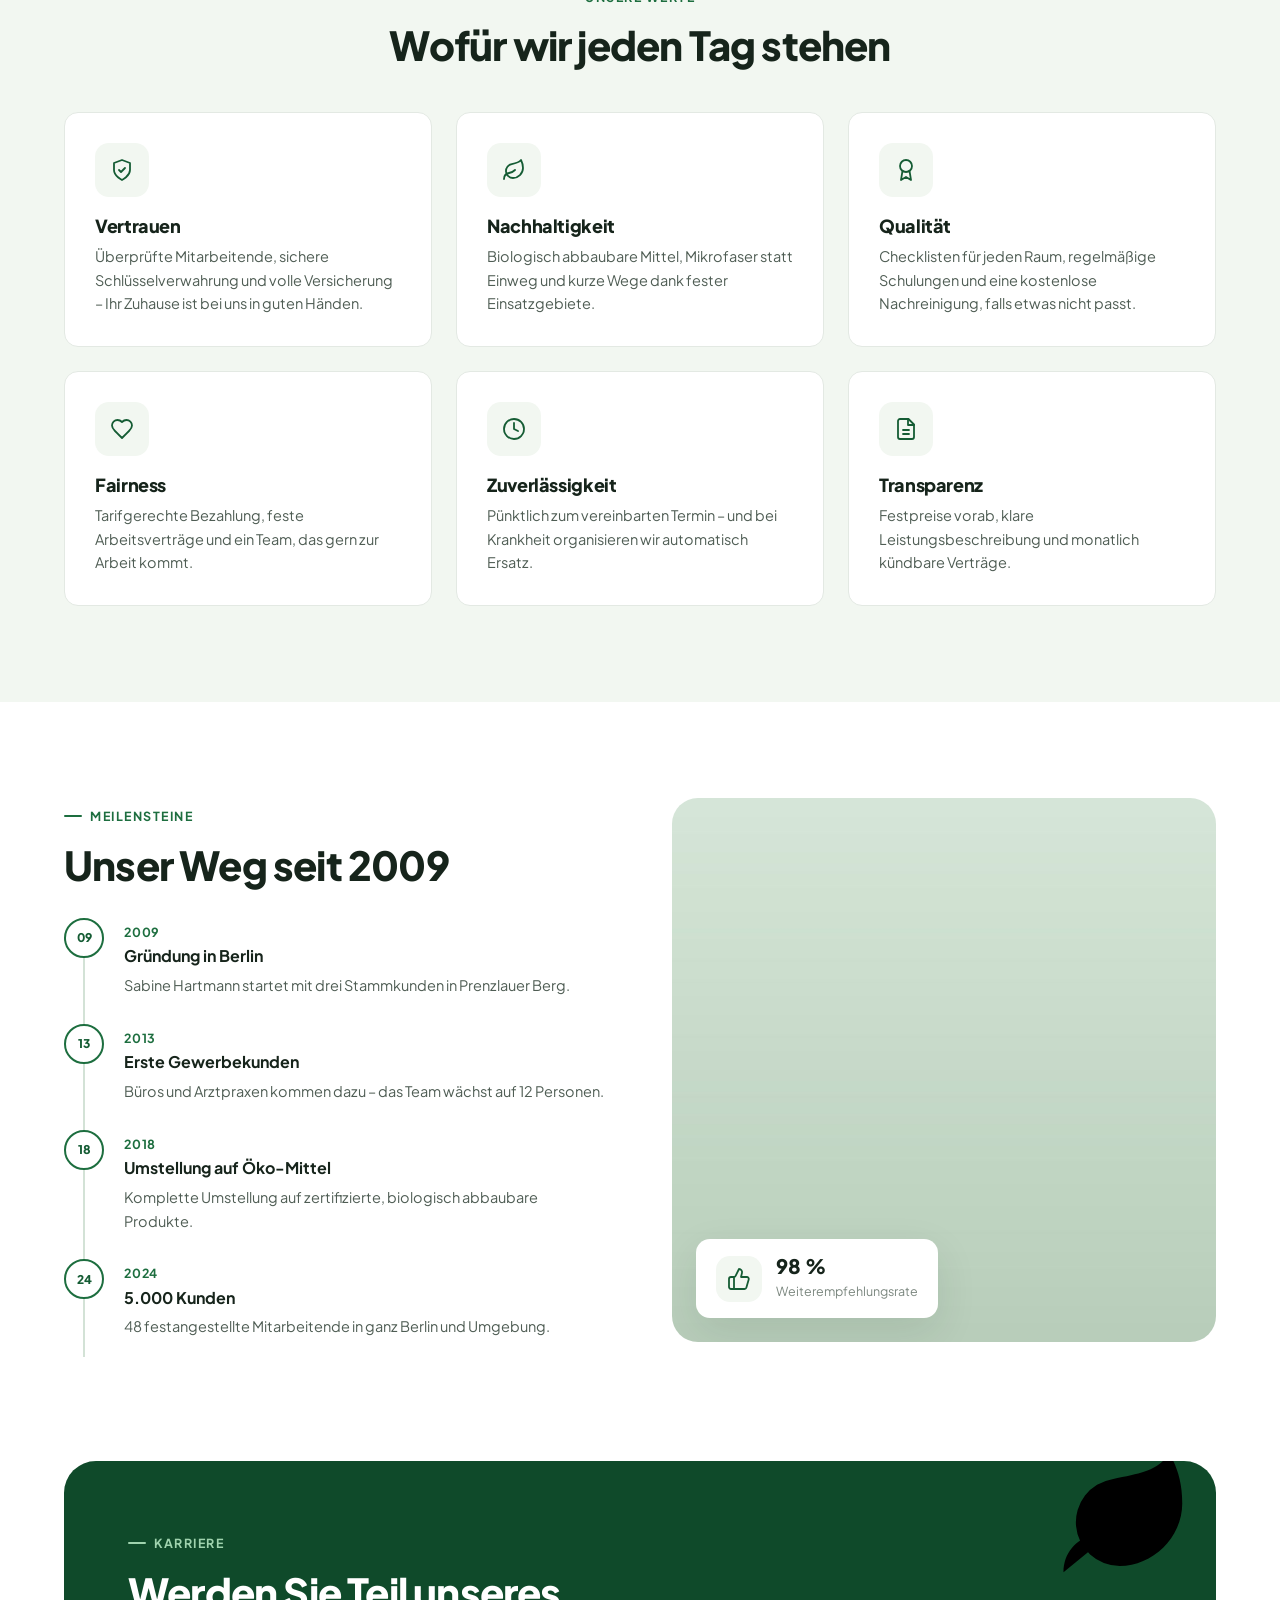
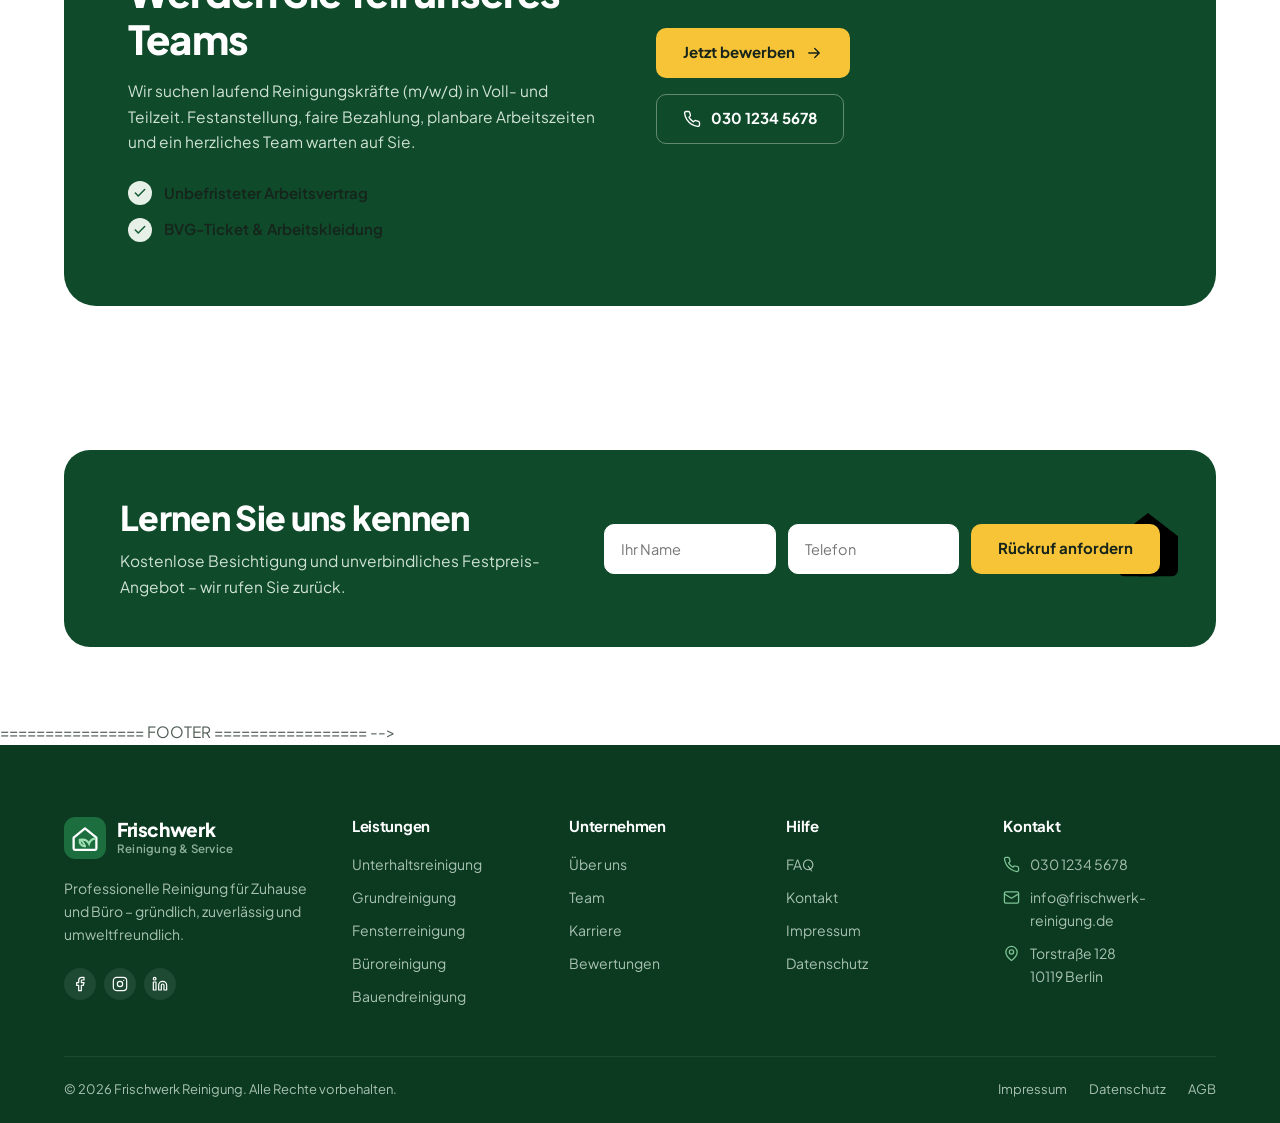
<file: ueber-uns.html>
<!DOCTYPE html>
<html lang="de">
<head>
  <meta charset="UTF-8">
  <meta name="viewport" content="width=device-width, initial-scale=1.0">
  <title>Über uns – Frischwerk Reinigung Berlin</title>
  <meta name="description" content="Lernen Sie Frischwerk kennen: seit 2009 professionelle Reinigung in Berlin mit festangestelltem, geschultem Team.">
  <link rel="icon" href="assets/img/favicon.svg" type="image/svg+xml">
  <link rel="preconnect" href="https://fonts.googleapis.com">
  <link rel="preconnect" href="https://fonts.gstatic.com" crossorigin>
  <link href="https://fonts.googleapis.com/css2?family=Plus+Jakarta+Sans:wght@400;500;600;700;800&display=swap" rel="stylesheet">
  <link rel="stylesheet" href="assets/css/style.css">
</head>
<body>

<!-- ================= HEADER ================= -->
<header class="header">
  <div class="header__top">
    <div class="container">
      <a href="index.html" class="logo" aria-label="Frischwerk Reinigung – Startseite">
        <img class="logo__mark" src="assets/img/logo-mark.svg" alt="">
        <span class="logo__name">Frischwerk<small>Reinigung &amp; Service</small></span>
      </a>
      <div class="header__info">
        <div class="info-item">
          <span class="info-item__icon"><svg class="icon"><use href="#i-phone"/></svg></span>
          <div><span>Rufen Sie uns an</span><strong>030 1234 5678</strong></div>
        </div>
        <div class="info-item">
          <span class="info-item__icon"><svg class="icon"><use href="#i-clock"/></svg></span>
          <div><span>Mo – Sa geöffnet</span><strong>07:00 – 19:00 Uhr</strong></div>
        </div>
        <div class="info-item">
          <span class="info-item__icon"><svg class="icon"><use href="#i-pin"/></svg></span>
          <div><span>Einsatzgebiet</span><strong>Berlin &amp; Umgebung</strong></div>
        </div>
      </div>
      <button class="burger" aria-label="Menü öffnen" aria-expanded="false"><svg class="icon"><use href="#i-menu"/></svg></button>
    </div>
  </div>
  <div class="header__nav">
    <div class="container">
      <nav class="nav" aria-label="Hauptnavigation">
        <a href="index.html">Startseite</a>
        <a href="index.html#leistungen">Leistungen</a>
        <a href="index.html#ablauf">Ablauf</a>
        <a href="ueber-uns.html" class="is-active">Über uns</a>
        <a href="index.html#bewertungen">Bewertungen</a>
        <a href="index.html#faq">FAQ</a>
        <a href="kontakt.html">Kontakt</a>
      </nav>
      <div class="header__right">
        <div class="socials">
          <a href="#" aria-label="Facebook"><svg class="icon"><use href="#i-facebook"/></svg></a>
          <a href="#" aria-label="Instagram"><svg class="icon"><use href="#i-instagram"/></svg></a>
          <a href="#" aria-label="LinkedIn"><svg class="icon"><use href="#i-linkedin"/></svg></a>
        </div>
        <a href="kontakt.html" class="btn btn--primary btn--sm">Termin buchen</a>
      </div>
    </div>
  </div>
</header>

<main>

<section class="page-hero">
  <div class="container">
    <div class="reveal">
      <div class="crumbs"><a href="index.html">Startseite</a> / <span>Über uns</span></div>
      <h1>Menschen, die Sauberkeit <span class="text-green">lieben</span></h1>
      <p class="lead">Frischwerk wurde 2009 in Berlin gegründet – mit einer einfachen Idee: Reinigung, auf die man sich blind verlassen kann. Heute betreut unser Team über 5.000 Haushalte, Büros und Praxen.</p>
      <div class="hero__actions">
        <a href="kontakt.html" class="btn btn--primary">Kontakt aufnehmen <svg class="icon"><use href="#i-arrow"/></svg></a>
        <a href="#team" class="btn btn--outline">Unser Team</a>
      </div>
    </div>
    <div class="page-hero__img reveal"><img src="assets/img/team.jpg" alt="Das Frischwerk-Team"></div>
  </div>
</section>

<div class="container">
  <div class="stats reveal">
    <div class="stat"><strong>15+</strong><span>Jahre Erfahrung</span></div>
    <div class="stat"><strong>5.000+</strong><span>zufriedene Kunden</span></div>
    <div class="stat"><strong>48</strong><span>festangestellte Mitarbeitende</span></div>
    <div class="stat"><strong>4,9 ★</strong><span>durchschnittliche Bewertung</span></div>
  </div>
</div>

<section class="section">
  <div class="container owner">
    <div class="owner__img reveal"><img src="assets/img/owner.jpg" alt="Sabine Hartmann, Gründerin von Frischwerk"></div>
    <div class="reveal">
      <span class="eyebrow">Unsere Geschichte</span>
      <h2 class="h2">Vom Ein-Frau-Betrieb zum Berliner Reinigungsteam</h2>
      <p class="lead" style="margin-top:18px">Angefangen hat alles mit einem Eimer, einem Kleinwagen und drei Stammkunden in Prenzlauer Berg. Gründerin Sabine Hartmann hat früh erkannt, dass gute Reinigung vor allem eines braucht: Vertrauen.</p>
      <p style="margin-top:14px">Deshalb setzen wir bis heute auf festangestellte, fair bezahlte Mitarbeitende, feste Ansprechpartner und transparente Festpreise. Keine Subunternehmer, keine versteckten Kosten.</p>
      <div class="quote-card" style="margin-top:30px">
        <p>„Wenn unsere Kunden nach Hause kommen und einfach durchatmen, haben wir unseren Job richtig gemacht.“</p>
        <footer><strong>Sabine Hartmann</strong>Gründerin &amp; Geschäftsführerin</footer>
      </div>
    </div>
  </div>
</section>

<section class="section bg-soft">
  <div class="container">
    <div class="section-head section-head--center reveal">
      <span class="eyebrow">Unsere Werte</span>
      <h2 class="h2">Wofür wir jeden Tag stehen</h2>
    </div>
    <div class="values">
      <div class="value reveal">
        <div class="feature__icon"><svg class="icon"><use href="#i-shield"/></svg></div>
        <h3>Vertrauen</h3>
        <p>Überprüfte Mitarbeitende, sichere Schlüsselverwahrung und volle Versicherung – Ihr Zuhause ist bei uns in guten Händen.</p>
      </div>
      <div class="value reveal">
        <div class="feature__icon"><svg class="icon"><use href="#i-leaf"/></svg></div>
        <h3>Nachhaltigkeit</h3>
        <p>Biologisch abbaubare Mittel, Mikrofaser statt Einweg und kurze Wege dank fester Einsatzgebiete.</p>
      </div>
      <div class="value reveal">
        <div class="feature__icon"><svg class="icon"><use href="#i-award"/></svg></div>
        <h3>Qualität</h3>
        <p>Checklisten für jeden Raum, regelmäßige Schulungen und eine kostenlose Nachreinigung, falls etwas nicht passt.</p>
      </div>
      <div class="value reveal">
        <div class="feature__icon"><svg class="icon"><use href="#i-heart"/></svg></div>
        <h3>Fairness</h3>
        <p>Tarifgerechte Bezahlung, feste Arbeitsverträge und ein Team, das gern zur Arbeit kommt.</p>
      </div>
      <div class="value reveal">
        <div class="feature__icon"><svg class="icon"><use href="#i-clock"/></svg></div>
        <h3>Zuverlässigkeit</h3>
        <p>Pünktlich zum vereinbarten Termin – und bei Krankheit organisieren wir automatisch Ersatz.</p>
      </div>
      <div class="value reveal">
        <div class="feature__icon"><svg class="icon"><use href="#i-file"/></svg></div>
        <h3>Transparenz</h3>
        <p>Festpreise vorab, klare Leistungsbeschreibung und monatlich kündbare Verträge.</p>
      </div>
    </div>
  </div>
</section>

<section class="section" id="team">
  <div class="container split split--even" style="align-items:start">
    <div class="reveal">
      <span class="eyebrow">Meilensteine</span>
      <h2 class="h2" style="margin-bottom:30px">Unser Weg seit 2009</h2>
      <div class="timeline">
        <div class="tl"><div class="tl__dot">09</div><div><span>2009</span><strong>Gründung in Berlin</strong><p>Sabine Hartmann startet mit drei Stammkunden in Prenzlauer Berg.</p></div></div>
        <div class="tl"><div class="tl__dot">13</div><div><span>2013</span><strong>Erste Gewerbekunden</strong><p>Büros und Arztpraxen kommen dazu – das Team wächst auf 12 Personen.</p></div></div>
        <div class="tl"><div class="tl__dot">18</div><div><span>2018</span><strong>Umstellung auf Öko-Mittel</strong><p>Komplette Umstellung auf zertifizierte, biologisch abbaubare Produkte.</p></div></div>
        <div class="tl"><div class="tl__dot">24</div><div><span>2024</span><strong>5.000 Kunden</strong><p>48 festangestellte Mitarbeitende in ganz Berlin und Umgebung.</p></div></div>
      </div>
    </div>
    <div class="reveal">
      <div class="media-rounded">
        <img src="assets/img/care.jpg" alt="Frischwerk-Mitarbeiterin bei der Arbeit">
        <div class="stat-float">
          <div class="feature__icon"><svg class="icon"><use href="#i-thumb"/></svg></div>
          <div><strong>98 %</strong><span>Weiterempfehlungsrate</span></div>
        </div>
      </div>
    </div>
  </div>
</section>

<section class="section--tight" id="karriere" style="padding-top:0">
  <div class="container">
    <div class="exp exp--career reveal">
      <svg class="band__leaf"><use href="#i-leaf"/></svg>
      <div>
        <span class="eyebrow eyebrow--light">Karriere</span>
        <h2 class="h2">Werden Sie Teil unseres Teams</h2>
        <p>Wir suchen laufend Reinigungskräfte (m/w/d) in Voll- und Teilzeit. Festanstellung, faire Bezahlung, planbare Arbeitszeiten und ein herzliches Team warten auf Sie.</p>
        <ul class="checklist" style="margin-bottom:0">
          <li><span class="check"><svg class="icon"><use href="#i-check"/></svg></span>Unbefristeter Arbeitsvertrag</li>
          <li><span class="check"><svg class="icon"><use href="#i-check"/></svg></span>BVG-Ticket &amp; Arbeitskleidung</li>
        </ul>
      </div>
      <div style="display:grid;gap:12px;justify-items:start">
        <a href="kontakt.html" class="btn btn--yellow">Jetzt bewerben <svg class="icon"><use href="#i-arrow"/></svg></a>
        <a href="tel:+493012345678" class="btn btn--ghost-light"><svg class="icon"><use href="#i-phone"/></svg> 030 1234 5678</a>
      </div>
    </div>
  </div>
</section>

<section class="section--tight">
  <div class="container">
    <div class="cta reveal">
      <svg class="cta__house"><use href="#i-home"/></svg>
      <div>
        <h2>Lernen Sie uns kennen</h2>
        <p>Kostenlose Besichtigung und unverbindliches Festpreis-Angebot – wir rufen Sie zurück.</p>
      </div>
      <form class="cta__form" data-demo>
        <input class="input" type="text" placeholder="Ihr Name" aria-label="Ihr Name" required>
        <input class="input" type="tel" placeholder="Telefon" aria-label="Telefon" required>
        <button class="btn btn--yellow" type="submit">Rückruf anfordern</button>
      </form>
    </div>
  </div>
</section>

</main>
================ FOOTER ================= -->
<footer class="footer">
  <div class="container">
    <div class="footer__grid">
      <div>
        <a href="index.html" class="logo"><img class="logo__mark" src="assets/img/logo-mark-light.svg" alt=""><span class="logo__name">Frischwerk<small>Reinigung &amp; Service</small></span></a>
        <p>Professionelle Reinigung für Zuhause und Büro – gründlich, zuverlässig und umweltfreundlich.</p>
        <div class="socials">
          <a href="#" aria-label="Facebook"><svg class="icon"><use href="#i-facebook"/></svg></a>
          <a href="#" aria-label="Instagram"><svg class="icon"><use href="#i-instagram"/></svg></a>
          <a href="#" aria-label="LinkedIn"><svg class="icon"><use href="#i-linkedin"/></svg></a>
        </div>
      </div>
      <div>
        <h4>Leistungen</h4>
        <ul>
          <li><a href="index.html#leistungen">Unterhaltsreinigung</a></li>
          <li><a href="index.html#leistungen">Grundreinigung</a></li>
          <li><a href="index.html#leistungen">Fensterreinigung</a></li>
          <li><a href="index.html#leistungen">Büroreinigung</a></li>
          <li><a href="index.html#leistungen">Bauendreinigung</a></li>
        </ul>
      </div>
      <div>
        <h4>Unternehmen</h4>
        <ul>
          <li><a href="ueber-uns.html">Über uns</a></li>
          <li><a href="ueber-uns.html#team">Team</a></li>
          <li><a href="ueber-uns.html#karriere">Karriere</a></li>
          <li><a href="index.html#bewertungen">Bewertungen</a></li>
        </ul>
      </div>
      <div>
        <h4>Hilfe</h4>
        <ul>
          <li><a href="index.html#faq">FAQ</a></li>
          <li><a href="kontakt.html">Kontakt</a></li>
          <li><a href="#">Impressum</a></li>
          <li><a href="#">Datenschutz</a></li>
        </ul>
      </div>
      <div>
        <h4>Kontakt</h4>
        <ul class="footer__contact">
          <li><svg class="icon"><use href="#i-phone"/></svg>030 1234 5678</li>
          <li><svg class="icon"><use href="#i-mail"/></svg>info@frischwerk-reinigung.de</li>
          <li><svg class="icon"><use href="#i-pin"/></svg>Torstraße 128<br>10119 Berlin</li>
        </ul>
      </div>
    </div>
    <div class="footer__bottom">
      <span>© <span data-year>2026</span> Frischwerk Reinigung. Alle Rechte vorbehalten.</span>
      <nav><a href="#">Impressum</a><a href="#">Datenschutz</a><a href="#">AGB</a></nav>
    </div>
  </div>
</footer>

<script src="assets/js/main.js"></script>
</body>
</html>
</file>
<file: assets/css/style.css>
/* =========================================================
   Frischwerk Reinigung – Stylesheet
   ========================================================= */
:root {
  --green-900: #0b3a21;
  --green-800: #0f4a2a;
  --green-700: #155c34;
  --green-600: #1d6e3f;
  --green-500: #2a8a50;
  --green-100: #e6f0e6;
  --green-50: #f2f7f1;
  --yellow: #f7c438;
  --yellow-600: #eab421;
  --ink: #16241b;
  --text: #4f5d54;
  --muted: #7b877f;
  --line: #e3e9e3;
  --white: #fff;
  --radius: 14px;
  --radius-lg: 26px;
  --shadow-sm: 0 2px 10px rgba(16, 48, 28, .06);
  --shadow: 0 14px 40px rgba(16, 48, 28, .10);
  --container: 1200px;
  --font: "Plus Jakarta Sans", system-ui, -apple-system, "Segoe UI", sans-serif;
}

*, *::before, *::after { box-sizing: border-box; }
html { scroll-behavior: smooth; }
body {
  margin: 0;
  font-family: var(--font);
  font-size: 15.5px;
  line-height: 1.65;
  color: var(--text);
  background: #fff;
  -webkit-font-smoothing: antialiased;
  overflow-x: hidden;
}
img { max-width: 100%; display: block; }
a { color: inherit; text-decoration: none; }
h1, h2, h3, h4 { color: var(--ink); margin: 0; line-height: 1.18; letter-spacing: -.02em; font-weight: 800; }
p { margin: 0; }
ul { margin: 0; padding: 0; list-style: none; }
button, input, select, textarea { font: inherit; }

.container { width: 100%; max-width: var(--container); margin: 0 auto; padding: 0 24px; }
.section { padding: 96px 0; }
.section--tight { padding: 72px 0; }
.bg-soft { background: var(--green-50); }

.icon { width: 20px; height: 20px; flex: none; stroke: currentColor; fill: none; stroke-width: 1.8; stroke-linecap: round; stroke-linejoin: round; }

/* ---------- Typography helpers ---------- */
.eyebrow {
  display: inline-flex; align-items: center; gap: 8px;
  font-size: 12.5px; font-weight: 700; letter-spacing: .12em; text-transform: uppercase;
  color: var(--green-600); margin-bottom: 14px;
}
.eyebrow::before { content: ""; width: 18px; height: 2px; background: currentColor; border-radius: 2px; }
.eyebrow--light { color: #9fd3ae; }
.h2 { font-size: clamp(28px, 3.2vw, 40px); }
.h3 { font-size: 20px; }
.lead { font-size: 16.5px; color: var(--text); }
.text-green { color: var(--green-600); }
.section-head { max-width: 640px; margin-bottom: 44px; }
.section-head--center { text-align: center; margin-left: auto; margin-right: auto; }
.section-head--center .eyebrow::after { content: ""; width: 18px; height: 2px; background: currentColor; border-radius: 2px; }
.section-head p { margin-top: 14px; }

/* ---------- Buttons ---------- */
.btn {
  display: inline-flex; align-items: center; justify-content: center; gap: 10px;
  height: 50px; padding: 0 26px; border-radius: 10px; border: 1.5px solid transparent;
  font-weight: 700; font-size: 15px; cursor: pointer; transition: .2s ease; white-space: nowrap;
}
.btn .icon { width: 18px; height: 18px; }
.btn--primary { background: var(--green-700); color: #fff; }
.btn--primary:hover { background: var(--green-800); transform: translateY(-1px); box-shadow: 0 8px 20px rgba(21, 92, 52, .28); }
.btn--outline { border-color: #c9d6cb; color: var(--ink); background: #fff; }
.btn--outline:hover { border-color: var(--green-700); color: var(--green-700); }
.btn--white { background: #fff; color: var(--green-800); }
.btn--white:hover { background: var(--green-50); }
.btn--yellow { background: var(--yellow); color: var(--ink); }
.btn--yellow:hover { background: var(--yellow-600); }
.btn--ghost-light { border-color: rgba(255,255,255,.35); color: #fff; }
.btn--ghost-light:hover { background: rgba(255,255,255,.08); }
.btn--sm { height: 42px; padding: 0 18px; font-size: 14px; }
.btn--block { width: 100%; }

.round-arrow {
  width: 38px; height: 38px; border-radius: 50%; border: 1.5px solid var(--line);
  display: grid; place-items: center; color: var(--ink); transition: .2s; flex: none;
}
.round-arrow .icon { width: 16px; height: 16px; }

/* ---------- Topbar / Header ---------- */
.header { position: sticky; top: 0; z-index: 50; background: #fff; transition: box-shadow .25s; }
.header.is-scrolled { box-shadow: 0 6px 24px rgba(16, 48, 28, .08); }
.header__top { border-bottom: 1px solid var(--line); }
.header__top .container { display: flex; align-items: center; justify-content: space-between; height: 84px; gap: 24px; }
.logo { display: flex; align-items: center; gap: 11px; }
.logo__mark { width: 42px; height: 42px; flex: none; }
.logo__name { font-weight: 800; font-size: 19px; color: var(--green-800); line-height: 1.05; letter-spacing: -.02em; }
.logo__name small { display: block; font-size: 11.5px; font-weight: 600; color: var(--muted); letter-spacing: .02em; margin-top: 3px; }
.header__info { display: flex; gap: 34px; }
.info-item { display: flex; align-items: center; gap: 12px; }
.info-item__icon { width: 40px; height: 40px; border-radius: 50%; background: var(--green-50); color: var(--green-700); display: grid; place-items: center; }
.info-item__icon .icon { width: 18px; height: 18px; }
.info-item span { display: block; font-size: 12px; color: var(--muted); line-height: 1.3; }
.info-item strong { display: block; font-size: 14.5px; color: var(--ink); font-weight: 700; line-height: 1.35; }

.header__nav .container { display: flex; align-items: center; justify-content: space-between; height: 58px; }
.nav { display: flex; gap: 6px; }
.nav a { position: relative; padding: 8px 14px; font-weight: 600; font-size: 14.5px; color: var(--ink); border-radius: 8px; transition: .2s; }
.nav a:hover { color: var(--green-600); }
.nav a.is-active { color: var(--green-700); }
.nav a.is-active::after { content: ""; position: absolute; left: 14px; right: 14px; bottom: -11px; height: 2px; background: var(--green-600); border-radius: 2px; }
.header__right { display: flex; align-items: center; gap: 18px; }
.socials { display: flex; gap: 8px; }
.socials a { width: 32px; height: 32px; border-radius: 50%; display: grid; place-items: center; color: var(--ink); transition: .2s; }
.socials a:hover { background: var(--green-50); color: var(--green-700); }
.socials .icon { width: 16px; height: 16px; }
.burger { display: none; width: 44px; height: 44px; border: 1.5px solid var(--line); border-radius: 10px; background: #fff; cursor: pointer; place-items: center; color: var(--ink); }

/* ---------- Hero ---------- */
.hero { background: var(--green-50); position: relative; overflow: hidden; }
.hero::before {
  content: ""; position: absolute; right: -180px; top: -160px; width: 620px; height: 620px; border-radius: 50%;
  background: radial-gradient(circle, rgba(42,138,80,.10), transparent 65%);
}
.hero .container { display: grid; grid-template-columns: 1.05fr .95fr; gap: 56px; align-items: center; padding-top: 72px; padding-bottom: 80px; position: relative; }
.hero h1 { font-size: clamp(38px, 4.6vw, 58px); letter-spacing: -.03em; line-height: 1.08; }
.hero h1 .text-green { display: inline; }
.hero .lead { margin-top: 22px; max-width: 500px; }
.hero__actions { display: flex; gap: 14px; margin-top: 34px; flex-wrap: wrap; }
.hero__trust { display: flex; align-items: center; gap: 16px; margin-top: 40px; }
.avatars { display: flex; }
.avatars img { width: 42px; height: 42px; border-radius: 50%; border: 3px solid var(--green-50); object-fit: cover; margin-left: -10px; }
.avatars img:first-child { margin-left: 0; }
.hero__trust strong { color: var(--ink); display: block; font-size: 15px; }
.hero__trust span { font-size: 13px; color: var(--muted); }
.stars { color: #f5b301; letter-spacing: 2px; font-size: 14px; }

.hero__media { position: relative; justify-self: end; width: 100%; max-width: 480px; }
.hero__arch {
  border-radius: 240px 240px 28px 28px; overflow: hidden; aspect-ratio: 4 / 5; background: #dfe9df;
  box-shadow: var(--shadow);
}
.hero__arch img { width: 100%; height: 100%; object-fit: cover; object-position: center 20%; }
.hero__inset {
  position: absolute; left: -54px; bottom: 44px; width: 150px; height: 150px; border-radius: 50%;
  overflow: hidden; border: 6px solid #fff; box-shadow: var(--shadow);
}
.hero__inset img { width: 100%; height: 100%; object-fit: cover; }
.badge-circle {
  position: absolute; right: -22px; bottom: 90px; width: 132px; height: 132px; border-radius: 50%;
  background: #fff; box-shadow: var(--shadow); display: grid; place-content: center; text-align: center;
}
.badge-circle small { font-size: 12px; color: var(--muted); line-height: 1.2; }
.badge-circle strong { display: block; font-size: 32px; font-weight: 800; color: var(--green-800); line-height: 1.05; letter-spacing: -.02em; }
.hero__leaf { position: absolute; top: 34px; left: -30px; width: 64px; color: var(--green-500); opacity: .5; }

/* ---------- Dark green band (features) ---------- */
.band { background: var(--green-800); color: #d6e6da; position: relative; overflow: hidden; }
.band h2, .band h3 { color: #fff; }
.band__leaf { position: absolute; right: -30px; top: -20px; width: 240px; color: rgba(255,255,255,.06); }
.band .container { position: relative; }
.why { padding: 70px 0; }
.why__grid { display: grid; grid-template-columns: 1.1fr 3fr; gap: 56px; align-items: center; }
.features { display: grid; grid-template-columns: repeat(4, 1fr); }
.feature { padding: 6px 26px; border-left: 1px solid rgba(255,255,255,.14); }
.feature__icon { width: 54px; height: 54px; border-radius: 14px; border: 1.5px solid rgba(255,255,255,.22); display: grid; place-items: center; color: #fff; margin-bottom: 18px; }
.feature__icon .icon { width: 24px; height: 24px; }
.feature h3 { font-size: 16px; font-weight: 700; margin-bottom: 6px; }
.feature p { font-size: 13.5px; line-height: 1.55; color: #b9d0c0; }

/* ---------- Service cards ---------- */
.tabs { display: inline-flex; gap: 6px; padding: 6px; background: var(--green-50); border-radius: 12px; margin-top: 26px; }
.tab { border: 0; background: transparent; height: 40px; padding: 0 20px; border-radius: 8px; font-weight: 700; font-size: 14px; color: var(--text); cursor: pointer; transition: .2s; }
.tab.is-active { background: var(--green-700); color: #fff; box-shadow: 0 6px 14px rgba(21,92,52,.25); }
.cards-4 { display: grid; grid-template-columns: repeat(4, 1fr); gap: 24px; }
.tab-panel[hidden] { display: none; }
.tab-panel { animation: fadeUp .45s ease; }
.s-card { background: #fff; border-radius: var(--radius); border: 1px solid var(--line); overflow: hidden; transition: .25s ease; display: flex; flex-direction: column; }
.s-card:hover { transform: translateY(-4px); box-shadow: var(--shadow); border-color: transparent; }
.s-card:hover .round-arrow { background: var(--green-700); border-color: var(--green-700); color: #fff; }
.s-card__img { aspect-ratio: 4 / 3.2; overflow: hidden; }
.s-card__img img { width: 100%; height: 100%; object-fit: cover; transition: transform .6s ease; }
.s-card:hover .s-card__img img { transform: scale(1.05); }
.s-card__body { padding: 20px 20px 18px; display: flex; flex-direction: column; flex: 1; }
.s-card h3 { font-size: 17px; font-weight: 700; }
.s-card p { font-size: 13.5px; margin-top: 6px; color: var(--muted); line-height: 1.55; }
.s-card__foot { display: flex; align-items: center; justify-content: space-between; margin-top: auto; padding-top: 16px; }
.price { font-size: 13px; color: var(--muted); }
.price strong { color: var(--green-700); font-size: 17px; font-weight: 800; }
.meta { display: flex; align-items: center; gap: 6px; font-size: 12.5px; color: var(--muted); }
.meta .icon { width: 14px; height: 14px; }

/* ---------- Yellow promo strip ---------- */
.strip { background: var(--yellow); border-radius: 16px; padding: 22px 28px; display: flex; align-items: center; gap: 20px; }
.strip__icon { width: 52px; height: 52px; border-radius: 12px; background: rgba(255,255,255,.55); display: grid; place-items: center; color: var(--green-800); flex: none; }
.strip__icon .icon { width: 26px; height: 26px; }
.strip h3 { font-size: 19px; }
.strip p { font-size: 14px; color: #5a4a14; }
.strip .btn { margin-left: auto; }

/* ---------- About + Form ---------- */
.split { display: grid; grid-template-columns: 1.15fr .85fr; gap: 64px; align-items: center; }
.split--even { grid-template-columns: 1fr 1fr; }
.exp--career { grid-template-columns: 1.3fr .7fr; }
.checklist { display: grid; gap: 12px; margin: 26px 0 32px; }
.checklist li { display: flex; align-items: center; gap: 12px; color: var(--ink); font-weight: 600; font-size: 15px; }
.check { width: 24px; height: 24px; border-radius: 50%; background: var(--green-100); color: var(--green-700); display: grid; place-items: center; flex: none; }
.check .icon { width: 14px; height: 14px; stroke-width: 2.6; }
.band .check { background: rgba(255,255,255,.12); color: #fff; }
.band .checklist li { color: #fff; }

.form-card { background: #fff; border-radius: 18px; padding: 34px; box-shadow: var(--shadow); border: 1px solid var(--line); }
.form-card h3 { font-size: 22px; margin-bottom: 6px; }
.form-card > p { font-size: 14px; color: var(--muted); margin-bottom: 22px; }
.field { margin-bottom: 14px; }
.field label { display: block; font-size: 13px; font-weight: 700; color: var(--ink); margin-bottom: 6px; }
.input, .select, .textarea {
  width: 100%; height: 50px; border: 1.5px solid var(--line); border-radius: 10px; background: #fbfcfb;
  padding: 0 16px; font-size: 14.5px; color: var(--ink); transition: .2s; outline: none;
}
.textarea { height: 130px; padding: 14px 16px; resize: vertical; }
.select { appearance: none; background-image: url("data:image/svg+xml,%3Csvg xmlns='http://www.w3.org/2000/svg' width='12' height='8' fill='none' stroke='%234f5d54' stroke-width='1.8' stroke-linecap='round'%3E%3Cpath d='M1 1.5l5 5 5-5'/%3E%3C/svg%3E"); background-repeat: no-repeat; background-position: right 16px center; padding-right: 40px; }
.input:focus, .select:focus, .textarea:focus { border-color: var(--green-500); background: #fff; box-shadow: 0 0 0 4px rgba(42,138,80,.1); }
.form-row { display: grid; grid-template-columns: 1fr 1fr; gap: 14px; }
.form-note { display: flex; align-items: center; justify-content: center; gap: 8px; font-size: 12.5px; color: var(--muted); margin-top: 14px; }
.form-note .icon { width: 14px; height: 14px; }
.form-success { display: none; align-items: center; gap: 10px; background: var(--green-50); color: var(--green-700); border-radius: 10px; padding: 12px 14px; font-weight: 600; font-size: 14px; margin-top: 14px; }
.form-success.is-visible { display: flex; }

/* ---------- Steps ---------- */
.steps { display: grid; grid-template-columns: repeat(4, 1fr); gap: 28px; position: relative; }
.step { text-align: center; position: relative; }
.step__circle {
  width: 132px; height: 132px; margin: 0 auto 22px; border-radius: 50%; background: #fff; box-shadow: var(--shadow-sm);
  border: 1px solid var(--line); display: grid; place-items: center; position: relative; color: var(--green-700);
}
.step__circle .icon { width: 36px; height: 36px; stroke-width: 1.5; }
.step__num {
  position: absolute; top: 2px; right: 2px; width: 34px; height: 34px; border-radius: 50%; background: var(--green-700);
  color: #fff; font-weight: 800; font-size: 14px; display: grid; place-items: center; border: 3px solid #fff;
}
.step:not(:last-child)::after {
  content: ""; position: absolute; top: 66px; left: calc(50% + 80px); width: calc(100% - 132px); border-top: 2px dashed #bfd2c3;
}
.step h3 { font-size: 17px; margin-bottom: 6px; }
.step p { font-size: 14px; color: var(--muted); max-width: 230px; margin: 0 auto; }

/* ---------- Promo band ---------- */
.promo { background: var(--green-800); border-radius: 0; position: relative; overflow: hidden; }
.promo .container { display: grid; grid-template-columns: 1.1fr .9fr; align-items: center; min-height: 380px; position: relative; }
.promo__text { padding: 64px 0; color: #cfe2d4; position: relative; z-index: 2; }
.promo__text h2 { color: #fff; font-size: clamp(30px, 3.4vw, 44px); margin: 4px 0 14px; }
.promo__text .eyebrow { color: var(--yellow); }
.promo__text .btn { margin-top: 28px; }
.promo__media { position: relative; align-self: end; height: 100%; min-height: 380px; }
.promo__media img {
  position: absolute; bottom: 0; right: 40px; height: 100%; width: auto; max-width: none; object-fit: cover;
  -webkit-mask-image: linear-gradient(to right, transparent 0, #000 18%, #000 82%, transparent 100%);
          mask-image: linear-gradient(to right, transparent 0, #000 18%, #000 82%, transparent 100%);
}
.promo__badge {
  position: absolute; right: 0; top: 50%; transform: translateY(-50%); width: 128px; height: 128px; border-radius: 50%;
  background: #fff; display: grid; place-content: center; text-align: center; box-shadow: 0 16px 40px rgba(0,0,0,.2); z-index: 3;
}
.promo__badge strong { font-size: 36px; font-weight: 800; color: var(--green-800); line-height: 1; }
.promo__badge span { font-size: 13px; color: var(--muted); font-weight: 600; }
.promo__dots { position: absolute; left: 46%; top: 36px; width: 90px; opacity: .25; color: #fff; }

/* ---------- Logos ---------- */
.logos { padding: 46px 0; border-bottom: 1px solid var(--line); }
.logos__title { text-align: center; font-size: 12.5px; font-weight: 700; letter-spacing: .14em; text-transform: uppercase; color: var(--muted); margin-bottom: 26px; }
.logos__row { display: flex; justify-content: space-between; align-items: center; gap: 30px; flex-wrap: wrap; }
.logo-item { display: flex; align-items: center; gap: 9px; color: #9aa59d; font-weight: 800; font-size: 18px; letter-spacing: -.02em; transition: .2s; }
.logo-item:hover { color: var(--green-700); }
.logo-item .icon { width: 26px; height: 26px; }

/* ---------- Testimonials ---------- */
.reviews { display: grid; grid-template-columns: repeat(3, 1fr); gap: 24px; }
.review { background: #fff; border: 1px solid var(--line); border-radius: var(--radius); padding: 28px; transition: .25s; }
.review:hover { box-shadow: var(--shadow); border-color: transparent; }
.review__head { display: flex; align-items: center; gap: 14px; margin-bottom: 16px; }
.review__head img { width: 52px; height: 52px; border-radius: 50%; object-fit: cover; }
.review__head strong { display: block; color: var(--ink); font-size: 15.5px; }
.review__head span { font-size: 12.5px; color: var(--muted); }
.review p { font-size: 14.5px; margin-top: 12px; }
.review__quote { margin-left: auto; color: var(--green-100); }
.review__quote .icon { width: 34px; height: 34px; fill: currentColor; stroke: none; }
.reviews-head { display: flex; justify-content: space-between; align-items: end; gap: 30px; margin-bottom: 40px; }
.reviews-head .section-head { margin-bottom: 0; }
.rating-box { display: flex; align-items: center; gap: 14px; background: var(--green-50); padding: 14px 20px; border-radius: 12px; }
.rating-box strong { font-size: 30px; color: var(--ink); font-weight: 800; line-height: 1; }
.rating-box span { font-size: 12.5px; color: var(--muted); display: block; }

/* ---------- Experience panel ---------- */
.exp { background: var(--green-800); border-radius: 32px; padding: 64px; display: grid; grid-template-columns: 1fr 1.05fr; gap: 56px; align-items: center; position: relative; overflow: hidden; color: #cfe2d4; }
.exp h2 { color: #fff; margin-bottom: 16px; }
.exp .btn { margin-top: 4px; }
.collage { display: grid; grid-template-columns: 1.2fr 1fr; grid-template-rows: 190px 190px; gap: 14px; position: relative; }
.collage img { width: 100%; height: 100%; object-fit: cover; border-radius: 22px; }
.collage__a { grid-row: 1 / 3; border-radius: 120px 22px 22px 22px !important; }
.collage .badge-circle { right: auto; left: -40px; bottom: auto; top: 50%; transform: translateY(-50%); width: 118px; height: 118px; }
.collage .badge-circle strong { font-size: 28px; }

/* ---------- Health & safety ---------- */
.media-rounded { border-radius: 26px; overflow: hidden; position: relative; }
.media-rounded img { width: 100%; height: 100%; object-fit: cover; aspect-ratio: 1 / 1; }
.stat-float {
  position: absolute; left: 24px; bottom: 24px; background: #fff; border-radius: 14px; padding: 16px 20px; box-shadow: var(--shadow);
  display: flex; align-items: center; gap: 14px;
}
.stat-float .feature__icon { margin: 0; width: 46px; height: 46px; border: 0; background: var(--green-50); color: var(--green-700); }
.stat-float strong { display: block; color: var(--ink); font-size: 20px; font-weight: 800; line-height: 1.1; }
.stat-float span { font-size: 12.5px; color: var(--muted); }

/* ---------- Tips ---------- */
.tips { display: grid; grid-template-columns: .9fr 1.1fr; gap: 56px; align-items: center; }
.tips__media { position: relative; }
.tips__media img { border-radius: 26px 26px 26px 160px; aspect-ratio: 3 / 2; object-fit: cover; width: 100%; }
.tip-cards { display: grid; grid-template-columns: repeat(3, 1fr); gap: 18px; margin-top: -70px; position: relative; padding: 0 22px; }
.tip { background: #fff; border-radius: var(--radius); padding: 22px 18px; box-shadow: var(--shadow); text-align: left; }
.tip .feature__icon { width: 44px; height: 44px; border: 0; background: #fff4d6; color: #b98500; margin-bottom: 14px; border-radius: 50%; }
.tip .feature__icon .icon { width: 20px; height: 20px; }
.tip h4 { font-size: 15px; margin-bottom: 4px; }
.tip p { font-size: 13px; color: var(--muted); line-height: 1.5; }

/* ---------- CTA band ---------- */
.cta { background: var(--green-800); border-radius: 26px; padding: 48px 56px; display: grid; grid-template-columns: 1fr 1.25fr; gap: 40px; align-items: center; position: relative; overflow: hidden; color: #cfe2d4; }
.cta h2 { color: #fff; font-size: clamp(26px, 2.8vw, 34px); margin-bottom: 10px; }
.cta__form { display: grid; grid-template-columns: 1fr 1fr auto; gap: 12px; position: relative; z-index: 2; }
.cta__form .input { background: #fff; border-color: #fff; }
.cta__house { position: absolute; right: 28px; top: 18px; width: 80px; color: rgba(255,255,255,.1); }

/* ---------- FAQ ---------- */
.faq-grid { display: grid; grid-template-columns: 1.6fr 1fr; gap: 40px; align-items: start; }
.faq { display: grid; gap: 12px; }
.faq details { background: #fff; border: 1px solid var(--line); border-radius: 12px; transition: .2s; }
.faq details[open] { border-color: #cfe0d2; box-shadow: var(--shadow-sm); }
.faq summary { list-style: none; cursor: pointer; padding: 18px 22px; display: flex; justify-content: space-between; align-items: center; gap: 16px; font-weight: 700; color: var(--ink); font-size: 15px; }
.faq summary::-webkit-details-marker { display: none; }
.faq summary .plus { width: 28px; height: 28px; border-radius: 50%; background: var(--green-50); color: var(--green-700); display: grid; place-items: center; transition: .25s; flex: none; }
.faq summary .plus .icon { width: 14px; height: 14px; stroke-width: 2.4; }
.faq details[open] .plus { transform: rotate(45deg); background: var(--green-700); color: #fff; }
.faq details p { padding: 0 22px 20px; font-size: 14.5px; }
.help-card { background: var(--green-50); border-radius: 18px; padding: 32px; position: relative; overflow: hidden; }
.help-card h3 { font-size: 22px; margin-bottom: 10px; }
.help-card p { font-size: 14.5px; margin-bottom: 22px; }
.help-card .band__leaf { color: rgba(29,110,63,.12); width: 150px; right: -30px; top: auto; bottom: -30px; }
.btn--whatsapp { background: #1f8f4e; color: #fff; }
.btn--whatsapp:hover { background: #177a41; }

/* ---------- Contact ---------- */
.contact { display: grid; grid-template-columns: .85fr 1.15fr; gap: 56px; align-items: start; }
.contact-list { display: grid; gap: 18px; margin-top: 30px; }
.contact-item { display: flex; gap: 16px; align-items: center; }
.contact-item .info-item__icon { width: 50px; height: 50px; border-radius: 14px; background: var(--green-700); color: #fff; }
.contact-item span { display: block; font-size: 12.5px; color: var(--muted); }
.contact-item strong { color: var(--ink); font-size: 15.5px; }
.map { margin-top: 30px; border-radius: 18px; overflow: hidden; border: 1px solid var(--line); height: 240px; background: var(--green-50); }
.map iframe { width: 100%; height: 100%; border: 0; filter: grayscale(.35) contrast(1.02); }

/* ---------- Newsletter ---------- */
.newsletter { background: var(--green-700); color: #d4e8da; position: relative; overflow: hidden; }
.newsletter .container { display: grid; grid-template-columns: 1fr 1fr; gap: 40px; align-items: center; padding-top: 52px; padding-bottom: 52px; }
.newsletter h2 { color: #fff; font-size: 28px; margin-bottom: 8px; }
.newsletter form { display: flex; gap: 10px; background: #fff; padding: 6px; border-radius: 12px; }
.newsletter .input { border: 0; background: transparent; box-shadow: none !important; }
.newsletter__env { position: absolute; right: 4%; top: 50%; transform: translateY(-50%) rotate(-12deg); width: 150px; color: rgba(255,255,255,.08); }

/* ---------- Footer ---------- */
.footer { background: var(--green-900); color: #a9c2b0; font-size: 14px; }
.footer__grid { display: grid; grid-template-columns: 1.4fr 1fr 1fr 1fr 1.2fr; gap: 40px; padding: 72px 0 48px; }
.footer .logo__name { color: #fff; }
.footer .logo__name small { color: #8fb09a; }
.footer p { margin-top: 18px; max-width: 280px; }
.footer h4 { color: #fff; font-size: 15px; margin-bottom: 18px; font-weight: 700; }
.footer ul { display: grid; gap: 10px; }
.footer ul a:hover { color: #fff; }
.footer .socials { margin-top: 22px; }
.footer .socials a { color: #fff; background: rgba(255,255,255,.08); }
.footer .socials a:hover { background: var(--green-600); color: #fff; }
.footer__contact li { display: flex; gap: 10px; align-items: flex-start; }
.footer__contact .icon { width: 17px; height: 17px; margin-top: 3px; color: #7fc495; }
.footer__bottom { border-top: 1px solid rgba(255,255,255,.08); padding: 22px 0; display: flex; justify-content: space-between; gap: 20px; font-size: 13px; flex-wrap: wrap; }
.footer__bottom a:hover { color: #fff; }
.footer__bottom nav { display: flex; gap: 22px; }

/* ---------- Page header (sub pages) ---------- */
.page-hero { background: var(--green-50); position: relative; overflow: hidden; }
.page-hero .container { padding-top: 70px; padding-bottom: 70px; display: grid; grid-template-columns: 1.1fr .9fr; gap: 48px; align-items: center; }
.page-hero h1 { font-size: clamp(34px, 4vw, 50px); letter-spacing: -.03em; }
.page-hero .lead { margin-top: 18px; max-width: 520px; }
.crumbs { display: flex; gap: 8px; font-size: 13.5px; color: var(--muted); margin-bottom: 16px; font-weight: 600; }
.crumbs a:hover { color: var(--green-700); }
.crumbs span { color: var(--green-700); }
.page-hero__img { border-radius: 26px 160px 26px 26px; overflow: hidden; aspect-ratio: 4 / 3; box-shadow: var(--shadow); }
.page-hero__img img { width: 100%; height: 100%; object-fit: cover; }

.stats { display: grid; grid-template-columns: repeat(4, 1fr); gap: 0; background: #fff; border-radius: 18px; box-shadow: var(--shadow); margin-top: -46px; position: relative; z-index: 2; }
.stat { padding: 30px 26px; text-align: center; border-left: 1px solid var(--line); }
.stat:first-child { border-left: 0; }
.stat strong { display: block; font-size: 36px; font-weight: 800; color: var(--green-700); letter-spacing: -.02em; line-height: 1.1; }
.stat span { font-size: 14px; color: var(--muted); }

.values { display: grid; grid-template-columns: repeat(3, 1fr); gap: 24px; }
.value { background: #fff; border: 1px solid var(--line); border-radius: var(--radius); padding: 30px; transition: .25s; }
.value:hover { box-shadow: var(--shadow); border-color: transparent; transform: translateY(-3px); }
.value .feature__icon { border: 0; background: var(--green-50); color: var(--green-700); }
.value h3 { font-size: 18px; margin-bottom: 8px; }
.value p { font-size: 14.5px; }

.timeline { display: grid; gap: 0; position: relative; margin-top: 10px; }
.timeline::before { content: ""; position: absolute; left: 19px; top: 8px; bottom: 8px; width: 2px; background: #d3e2d6; }
.tl { display: grid; grid-template-columns: 40px 1fr; gap: 20px; padding-bottom: 26px; position: relative; }
.tl__dot { width: 40px; height: 40px; border-radius: 50%; background: #fff; border: 2px solid var(--green-600); display: grid; place-items: center; color: var(--green-700); font-weight: 800; font-size: 12px; z-index: 1; }
.tl strong { color: var(--ink); font-size: 16px; display: block; }
.tl span { font-size: 12.5px; color: var(--green-600); font-weight: 700; letter-spacing: .06em; }
.tl p { font-size: 14.5px; margin-top: 4px; }

.quote-card { background: var(--green-800); color: #d4e6da; border-radius: 22px; padding: 36px; position: relative; }
.quote-card p { font-size: 18px; line-height: 1.6; color: #fff; font-weight: 500; }
.quote-card footer { margin-top: 20px; font-size: 14px; }
.quote-card footer strong { color: #fff; display: block; font-size: 16px; }
.owner { display: grid; grid-template-columns: .8fr 1.2fr; gap: 56px; align-items: center; }
.owner__img { border-radius: 200px 200px 26px 26px; overflow: hidden; aspect-ratio: 4 / 5; box-shadow: var(--shadow); }
.owner__img img { width: 100%; height: 100%; object-fit: cover; }
.team-img { border-radius: 26px; overflow: hidden; box-shadow: var(--shadow); }
.team-img img { width: 100%; aspect-ratio: 16 / 9; object-fit: cover; }

.hours { display: grid; gap: 10px; margin-top: 8px; }
.hours li { display: flex; justify-content: space-between; font-size: 14.5px; padding-bottom: 10px; border-bottom: 1px dashed var(--line); }
.hours li strong { color: var(--ink); }
.info-cards { display: grid; grid-template-columns: repeat(4, 1fr); gap: 20px; }
.info-card { background: #fff; border: 1px solid var(--line); border-radius: var(--radius); padding: 26px; transition: .25s; }
.info-card:hover { box-shadow: var(--shadow); border-color: transparent; }
.info-card .feature__icon { border: 0; background: var(--green-700); color: #fff; }
.info-card h3 { font-size: 17px; margin-bottom: 6px; }
.info-card p, .info-card a { font-size: 14.5px; display: block; }
.info-card a { color: var(--green-700); font-weight: 700; margin-top: 8px; }

/* ---------- Reveal animation ---------- */
@keyframes fadeUp { from { opacity: 0; transform: translateY(14px); } to { opacity: 1; transform: none; } }
.reveal { opacity: 0; transform: translateY(24px); transition: opacity .7s ease, transform .7s ease; }
.reveal.is-in { opacity: 1; transform: none; }
@media (prefers-reduced-motion: reduce) { .reveal { opacity: 1; transform: none; transition: none; } html { scroll-behavior: auto; } }

/* ---------- Responsive ---------- */
@media (max-width: 1140px) {
  .header__info .info-item:nth-child(2) { display: none; }
  .why__grid { grid-template-columns: 1fr; gap: 32px; }
  .cards-4 { grid-template-columns: repeat(2, 1fr); }
  .footer__grid { grid-template-columns: 1fr 1fr 1fr; }
  .footer__grid > :first-child { grid-column: 1 / -1; }
  .info-cards { grid-template-columns: repeat(2, 1fr); }
}
@media (max-width: 960px) {
  .section { padding: 72px 0; }
  .header__info, .header__nav .socials { display: none; }
  .burger { display: grid; }
  .header__nav { position: absolute; left: 0; right: 0; top: 100%; background: #fff; box-shadow: 0 16px 30px rgba(0,0,0,.08); display: none; }
  .header__nav.is-open { display: block; }
  .header__nav .container { flex-direction: column; align-items: stretch; height: auto; padding-top: 12px; padding-bottom: 20px; gap: 12px; }
  .nav { flex-direction: column; }
  .nav a { padding: 12px 6px; border-bottom: 1px solid var(--line); border-radius: 0; }
  .nav a.is-active::after { display: none; }
  .header__right .btn { width: 100%; }
  .hero .container, .split, .split--even, .exp, .exp--career, .tips, .contact, .faq-grid, .cta, .newsletter .container, .page-hero .container, .owner, .promo .container { grid-template-columns: 1fr; }
  .hero__media { justify-self: center; margin-top: 20px; }
  .features { grid-template-columns: repeat(2, 1fr); row-gap: 30px; }
  .steps { grid-template-columns: repeat(2, 1fr); row-gap: 44px; }
  .step::after { display: none; }
  .reviews, .values { grid-template-columns: 1fr; }
  .reviews-head { flex-direction: column; align-items: flex-start; }
  .exp { padding: 40px 28px; }
  .collage .badge-circle { left: auto; right: -10px; top: auto; bottom: -20px; transform: none; }
  .promo__media { min-height: 340px; }
  .promo__media img { right: 50%; transform: translateX(50%); }
  .promo__badge { right: 8px; top: 30px; transform: none; width: 104px; height: 104px; }
  .promo__text { padding-bottom: 20px; }
  .cta { padding: 40px 28px; }
  .stats { grid-template-columns: repeat(2, 1fr); }
  .stat:nth-child(3) { border-left: 0; }
  .stat:nth-child(n+3) { border-top: 1px solid var(--line); }
}
@media (max-width: 640px) {
  .container { padding: 0 16px; }
  .header__top .container { height: 72px; }
  .header__right .btn--primary.hide-sm { display: none; }
  .hero .container { padding-top: 48px; padding-bottom: 56px; }
  .hero__inset { width: 110px; height: 110px; left: -8px; }
  .badge-circle { right: -4px; width: 110px; height: 110px; }
  .badge-circle strong { font-size: 26px; }
  .cards-4, .tip-cards, .features, .info-cards { grid-template-columns: 1fr; }
  .tip-cards { margin-top: 18px; padding: 0; }
  .steps { grid-template-columns: 1fr; }
  .feature { border-left: 0; border-top: 1px solid rgba(255,255,255,.14); padding: 22px 0 0; }
  .strip { flex-direction: column; align-items: flex-start; }
  .strip .btn { margin-left: 0; width: 100%; }
  .form-row, .cta__form { grid-template-columns: 1fr; }
  .form-card { padding: 24px 20px; }
  .collage { grid-template-rows: 150px 150px; }
  .logos__row { justify-content: center; }
  .newsletter form { flex-direction: column; }
  .footer__grid { grid-template-columns: 1fr 1fr; }
  .tabs { display: flex; width: 100%; }
  .tab { flex: 1; padding: 0 10px; }
  .stats { grid-template-columns: 1fr 1fr; }
  .stat { padding: 22px 12px; }
  .stat strong { font-size: 28px; }
}
</file>
